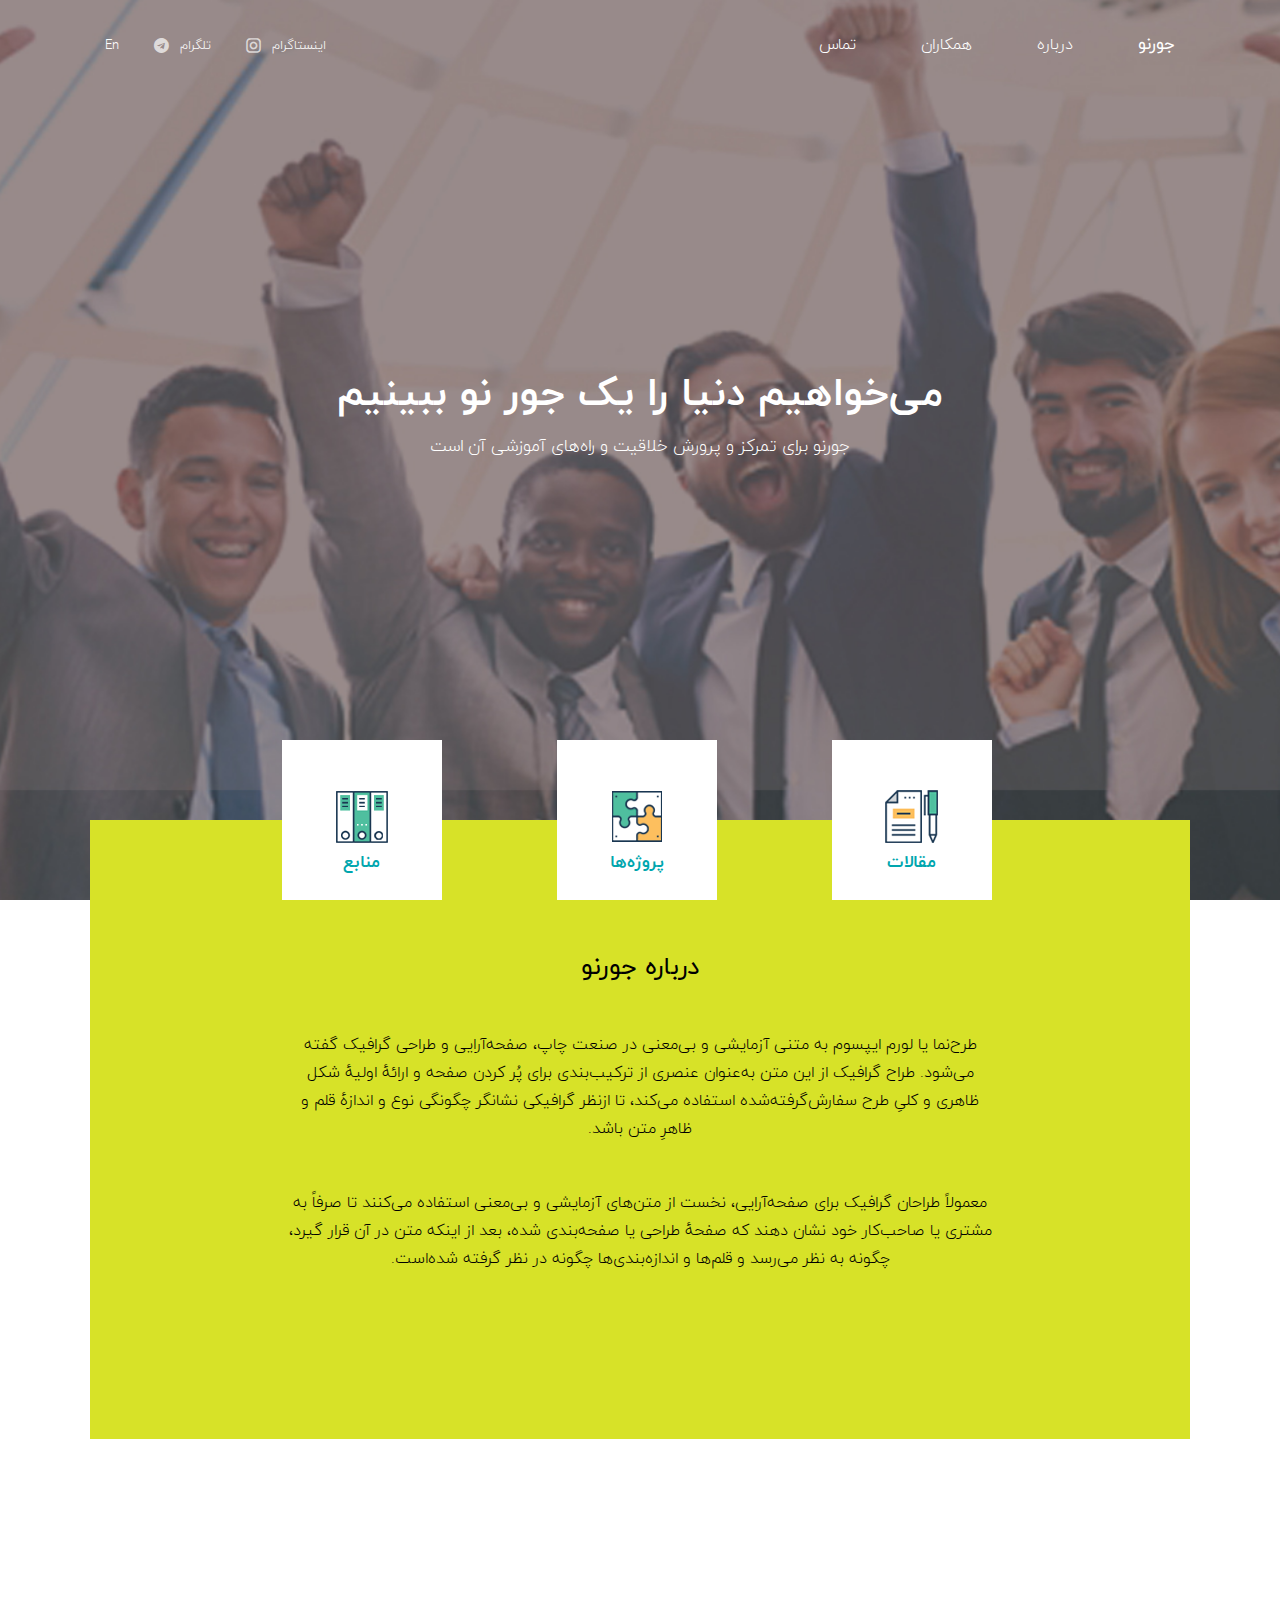
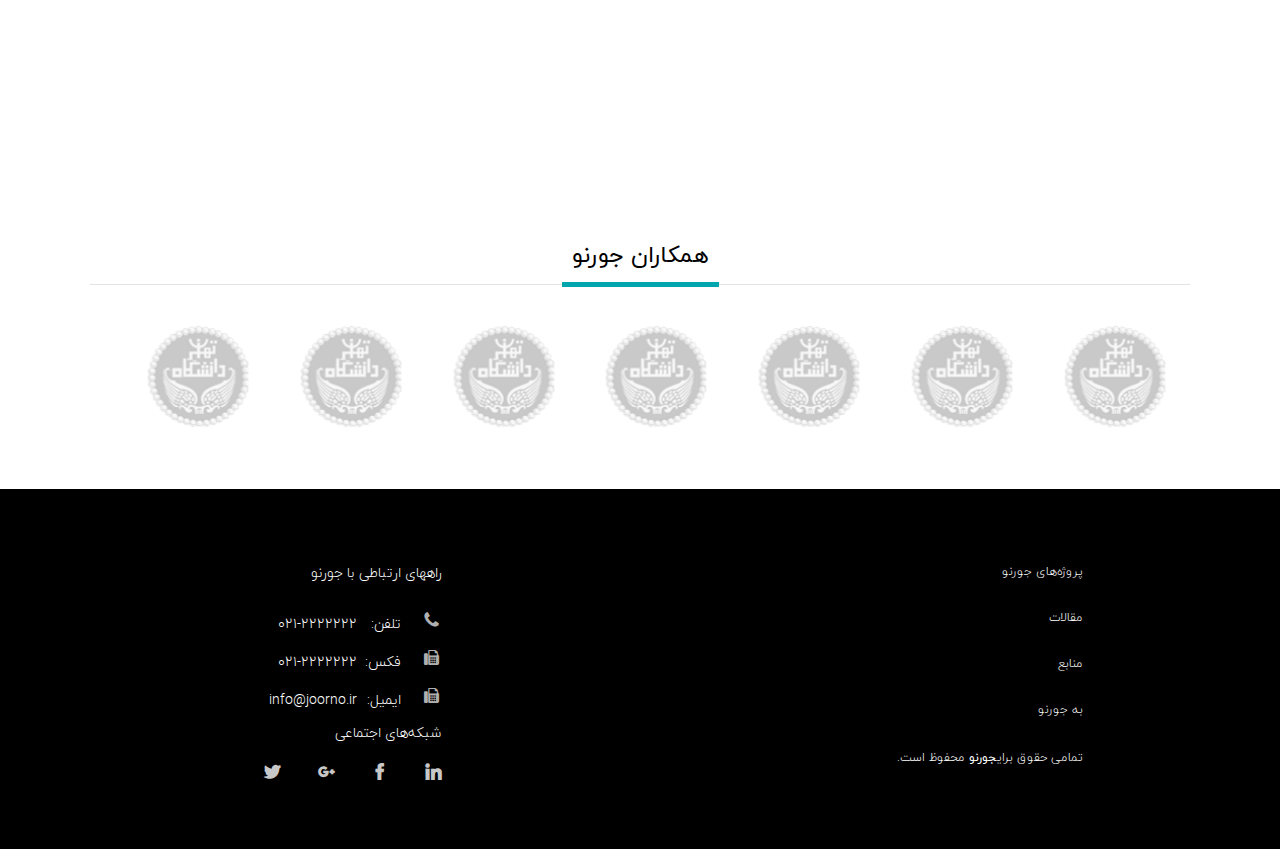
<file: index.html>
<!DOCTYPE html>
<html lang="Fa" dir="rtl">
<head>
  <meta charset="utf-8">
  <meta http-equiv="X-UA-Compatible" content="IE=edge">
  <meta name="viewport" content="width=device-width, initial-scale=1">
  <title>جورنو</title>
  <link rel="stylesheet" href="./assets/css/grid.min.css"  />
  <link rel="stylesheet" href="./assets/css/font.css" />
  <link rel="stylesheet" href="./assets/css/master.css" />
  <link rel="stylesheet" href="./assets/css/owl.carousel.min.css" />
  <script type="text/javascript" src="https://ajax.googleapis.com/ajax/libs/jquery/3.2.1/jquery.min.js"></script>
  <script type="text/javascript" src="./assets/js/owl.carousel.min.js"></script>
  <script type="text/javascript" src="./assets/js/scripts.js"></script>
</head>
<body>
<header>
  <div class="container">
    <div class="row">
      <div class="col-md-2 logo-name">
        جورنو
      </div>
      <div class="col-md-14">
        <ul class="page-nav">
          <li><a>درباره</a></li>
          <li><a>همکاران</a></li>
          <li><a>تماس</a></li>
        </ul>
      </div>
      <div class="col-md-8">
        <ul class="social-ul">
          <li>
            <a>En</a>
          </li>
          <li>
            <a>
              <i class="icon jo-telegram"></i>
                تلگرام
            </a>
          </li>
          <li>
            <a>
              <i class="icon jo-insta"></i>
                            اینستاگرام
            </a>
          </li>
        </ul>
      </div>
    </div>
  </div>
</header>
<section class="h-100 intro">
  <div class="slugn-wrp">
    <div class="f-slugn">
      می‌خواهیم دنیا را یک جور نو ببینیم
    </div>
    <div class="s-slugn">
      جورنو برای تمرکز و پرورش خلاقیت و راه‌های آموزشی آن است
    </div>
  </div>
  <div class="cat-dis">
    <div class="container">
      <div class="row">
        <div class="cat-bg"></div>
        <div class="col-md-4"></div>
        <div class="col-md-4 cat-card-wrp">
          <div class="cat-card">
            <img src="assets/img/note.png"  />
            <div>
              مقالات
            </div>
          </div>
        </div>
        <div class="col-md-2"></div>
        <div class="col-md-4 cat-card-wrp">
          <div class="cat-card">
            <img src="assets/img/puzl.png"  />
            <div>
              پروژه‌ها
            </div>
          </div>
        </div>
        <div class="col-md-2"></div>
        <div class="col-md-4 cat-card-wrp">
          <div class="cat-card">
            <img src="assets/img/files.png"  />
            <div>
              منابع
            </div>
          </div>
        </div>
        <div class="col-md-4"></div>
      </div>
    </div>
  </div>
</section>
<section class="h-100">
  <div class="container">
    <div class="row">
      <div class="col-md-24 about-us">
        <div class="row">
          <div class="col-md-16 offset-md-4">
            <div class="title">
              درباره جورنو
            </div>
            <div class="text">
              <p>
                طرح‌نما یا لورم ایپسوم به متنی آزمایشی و بی‌معنی در صنعت چاپ، صفحه‌آرایی و طراحی گرافیک گفته می‌شود. طراح گرافیک از این متن به‌عنوان عنصری از ترکیب‌بندی برای پُر کردن صفحه و ارائهٔ اولیهٔ شکل ظاهری و کلیِ طرح سفارش‌گرفته‌شده استفاده می‌کند، تا ازنظر گرافیکی نشانگر چگونگی نوع و اندازهٔ قلم و  ظاهرِ متن باشد.
              </p>
              <p>
                معمولاً طراحان گرافیک برای صفحه‌آرایی، نخست از متن‌های آزمایشی و بی‌معنی استفاده می‌کنند تا صرفاً به مشتری یا صاحب‌کار خود نشان دهند که صفحهٔ طراحی یا صفحه‌بندی شده، بعد از اینکه متن در آن قرار گیرد، چگونه به نظر می‌رسد و قلم‌ها و اندازه‌بندی‌ها چگونه در نظر گرفته شده‌است.
              </p>
            </div>
          </div>
        </div>
      </div>
    </div>
  </div>
</section>
<section class="clients">
  <div class="container">
    <div class="row">
      <div class="col-md-24 section-title">
        <span>همکاران جورنو</span>
      </div>
      <div class="col-md-24 clinets-slider owl-carousel">
        <div class="item">
          <img src="assets\img\client-logo.png" />
        </div>
        <div class="item">
          <img src="assets\img\client-logo.png" />
        </div>
        <div class="item">
          <img src="assets\img\client-logo.png" />
        </div>
        <div class="item">
          <img src="assets\img\client-logo.png" />
        </div>
        <div class="item">
          <img src="assets\img\client-logo.png" />
        </div>
        <div class="item">
          <img src="assets\img\client-logo.png" />
        </div>
        <div class="item">
          <img src="assets\img\client-logo.png" />
        </div>
      </div>
    </div>
  </div>
</section>
<footer>
  <div class="container">
    <div class="row">
      <div class="col-sm-2"></div>
      <div class="col-sm-7 footer-joorno">
        <div class="project">
          پروژه‌های جورنو
        </div>
        <ul>
          <li>مقالات</li>
          <li>منابع</li>
          <li>به جورنو</li>
        </ul>
        <div>
          تمامی حقوق برای<b>جورنو</b> محفوظ است.
        </div>
      </div>
      <div class="col-sm-7">

      </div>
      <div class="col-sm-7">
        <div class="contacts">
          راههای ارتباطی با جورنو
        </div>
        <table class="contact-info">
          <tr>
            <td>
              <i class="icon jo-phone"></i>
            </td>
            <td>
              تلفن:
            </td>
            <td>
              ۰۲۱-۲۲۲۲۲۲۲
            </td>
          </tr>
          <tr>
            <td>
              <i class="icon jo-fax"></i>
            </td>
            <td>
              فکس:
            </td>
            <td>
              ۰۲۱-۲۲۲۲۲۲۲
            </td>
          </tr>
          <tr>
            <td>
              <i class="icon jo-fax"></i>
            </td>
            <td>
              ایمیل:
            </td>
            <td>
              info@joorno.ir
            </td>
          </tr>
        </table>
        <div class="social-contacts">
          شبکه‌های اجتماعی
        </div>
        <div class="row social-wrp">
          <div class="col">
            <i class="icon jo-linkedin"></i>
          </div>
          <div class="col">
            <i class="icon jo-facebook"></i>
          </div>
          <div class="col">
            <i class="icon jo-gplus"></i>
          </div>
          <div class="col">
            <i class="icon jo-twittr"></i>
          </div>
          <div class="col"></div>
          <div class="col"></div>
        </div>
      </div>
      <div class="col-sm-2"></div>
    </div>
  </div>
</footer>
</body>
</html>
</file>
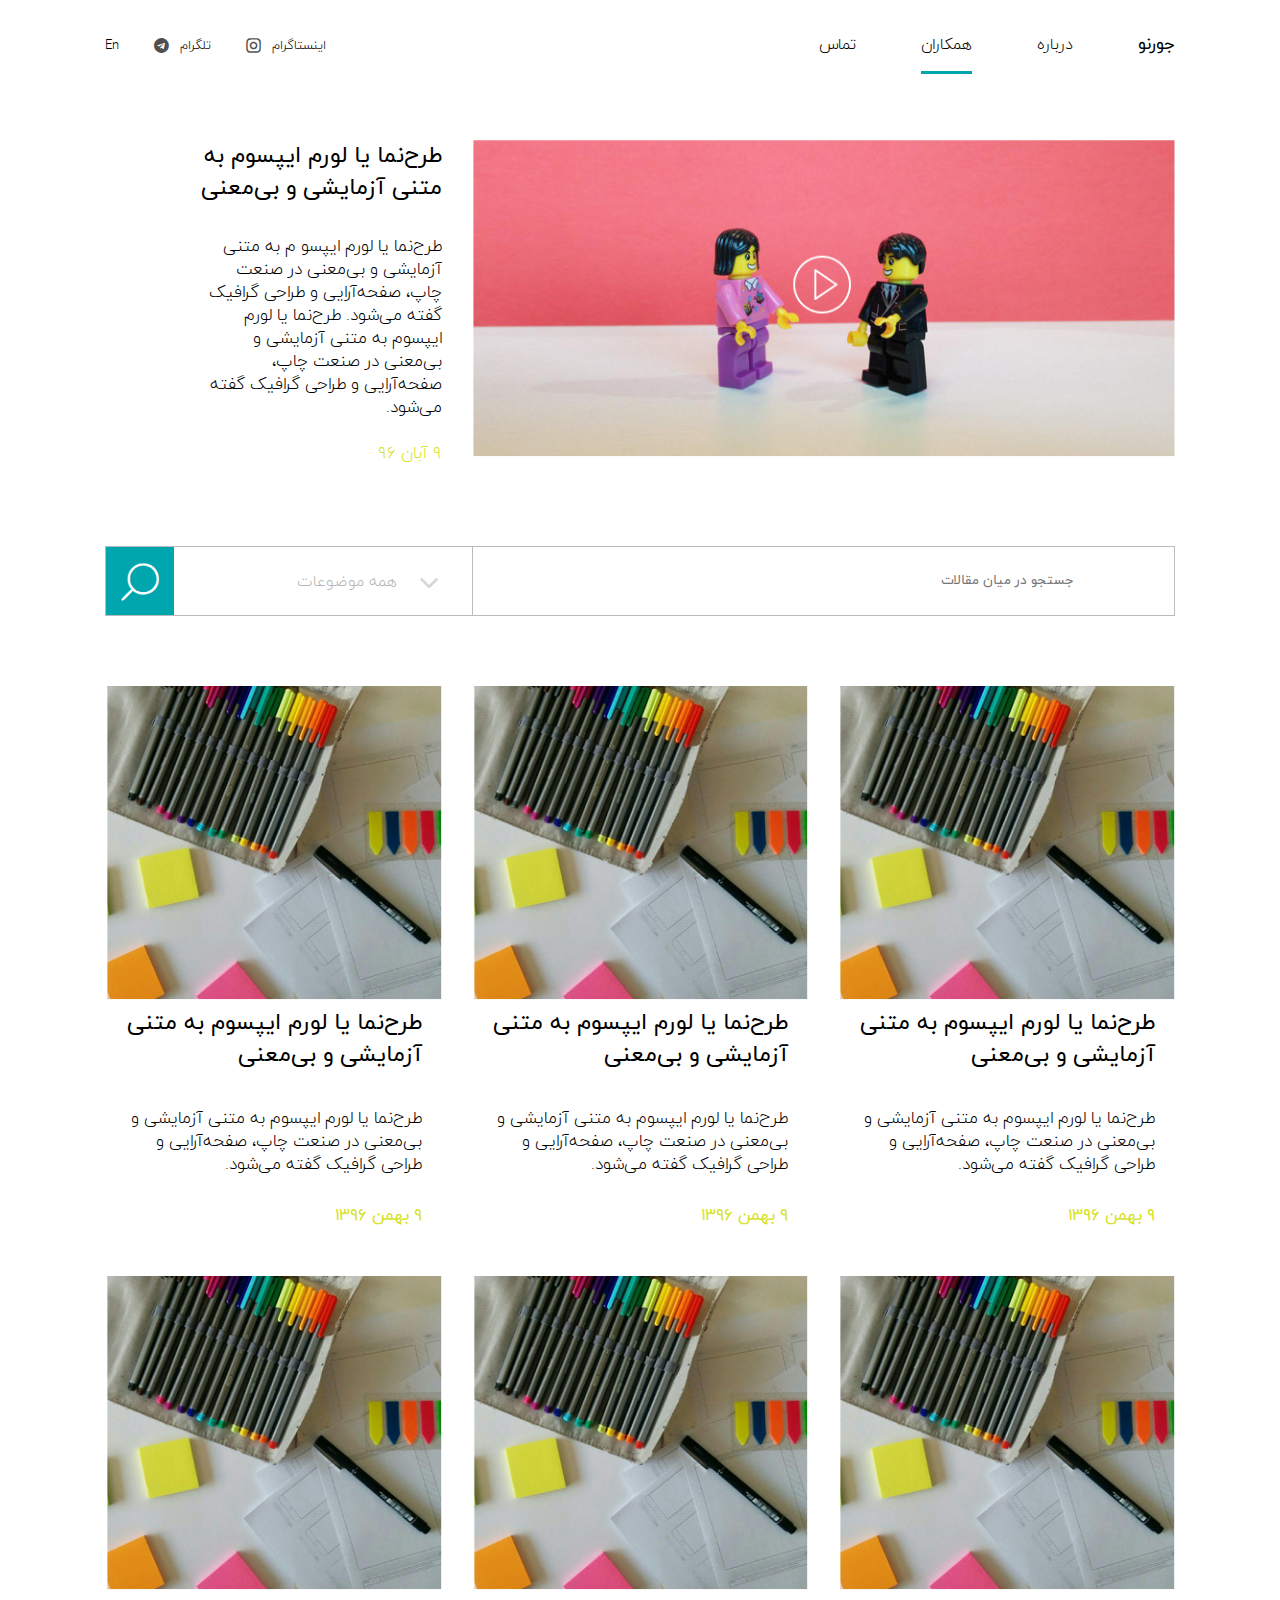
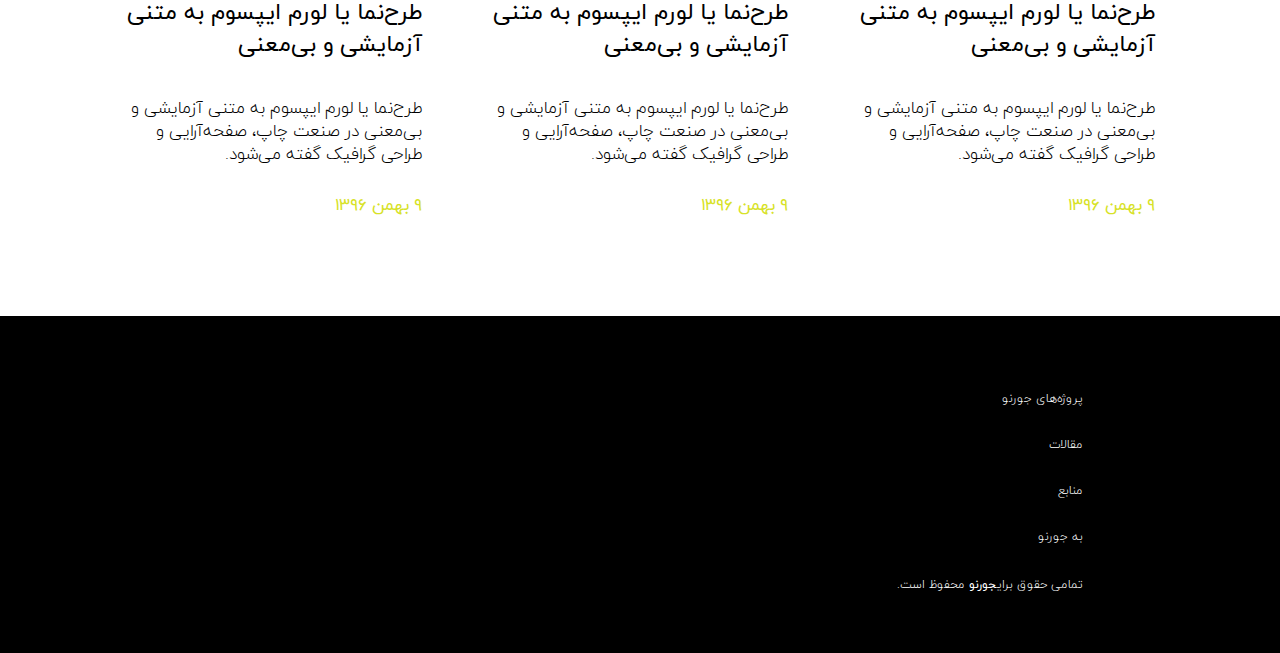
<file: blog.html>
<!DOCTYPE html>
<html lang="Fa" dir="rtl">
<head>
  <meta charset="utf-8">
  <meta http-equiv="X-UA-Compatible" content="IE=edge">
  <meta name="viewport" content="width=device-width, initial-scale=1">
  <title>جورنو</title>
  <link rel="stylesheet" href="./assets/css/grid.min.css"  />
  <link rel="stylesheet" href="./assets/css/font.css" />
  <link rel="stylesheet" href="./assets/css/master.css" />
  <link rel="stylesheet" href="./assets/css/owl.carousel.min.css" />
  <script type="text/javascript" src="https://ajax.googleapis.com/ajax/libs/jquery/3.2.1/jquery.min.js"></script>
  <script type="text/javascript" src="./assets/js/masonry.pkgd.min.js"></script>
  <script type="text/javascript" src="./assets/js/owl.carousel.min.js"></script>
  <script type="text/javascript" src="./assets/js/scripts.js"></script>
</head>
<body>
<header class="dark">
  <div class="container">
    <div class="row">
      <div class="col-md-2 logo-name">
        جورنو
      </div>
      <div class="col-md-14">
        <ul class="page-nav">
          <li><a>درباره</a></li>
          <li><a class="active">همکاران</a></li>
          <li><a>تماس</a></li>
        </ul>
      </div>
      <div class="col-md-8">
        <ul class="social-ul">
          <li>
            <a>En</a>
          </li>
          <li>
            <a>
              <i class="icon jo-telegram"></i>
                تلگرام
            </a>
          </li>
          <li>
            <a>
              <i class="icon jo-insta"></i>
                            اینستاگرام
            </a>
          </li>
        </ul>
      </div>
    </div>
  </div>
</header>
<section class="blog-sec">
    <div class="container">
      <div class="row">
        <div class="col-sm-24 top-post">
          <div class="row">
            <div class="col-sm-16">
              <a href="#">
                <img src="assets/img/1.jpg" />
              </a>
            </div>
            <div class="col-sm-6">
              <div class="title">
                طرح‌نما یا لورم ایپسوم به متنی آزمایشی و بی‌معنی
              </div>
              <div class="text">
                <p>
                  طرح‌نما یا لورم ایپسو
م به متنی آزمایشی و بی‌معنی در صنعت چاپ، صفحه‌آرایی و طراحی گرافیک گفته می‌شود.
طرح‌نما یا لورم ایپسوم به متنی آزمایشی و بی‌معنی در صنعت چاپ، صفحه‌آرایی و طراحی گرافیک گفته می‌شود.
                </p>
              </div>
              <div class="date">
                ۹ آبان ۹۶
              </div>
            </div>
          </div>
        </div>
        <div class="col-sm-24 search-form">
          <form class="">
            <div class="row">
              <div class="col-sm-16 overflow-hidden">
                <input type="text" placeholder="جستجو در میان مقالات" />
              </div>
              <div col-sm-8>
                <ul class="select">
                  <i class="trigrt icon jo-chevron-down"></i>
                  <li>همه موضوعات</li>
                  <li>موضوع اول</li>
                </ul>
                <input type="submit" value="h" />
              </div>
            </div>
            <div class="clearfix"></div>
          </form>
        </div>
        <div class="col-sm-24">
          <div class="row">
            <div class="col-sm-8">
              <div class="blog-card">
                <img src="assets\img\2.jpg"  />
                <div class="title">
                  طرح‌نما یا لورم ایپسوم به متنی آزمایشی و بی‌معنی
                </div>
                <div class="text">
                  <p>
                    طرح‌نما یا لورم ایپسوم به متنی آزمایشی و بی‌معنی در صنعت چاپ، صفحه‌آرایی و طراحی گرافیک گفته می‌شود.
                  </p>
                </div>
                <div class="date">
                  ۹ بهمن ۱۳۹۶
                </div>
              </div>
            </div>
            <div class="col-sm-8">
              <div class="blog-card">
                <img src="assets\img\2.jpg"  />
                <div class="title">
                  طرح‌نما یا لورم ایپسوم به متنی آزمایشی و بی‌معنی
                </div>
                <div class="text">
                  <p>
                    طرح‌نما یا لورم ایپسوم به متنی آزمایشی و بی‌معنی در صنعت چاپ، صفحه‌آرایی و طراحی گرافیک گفته می‌شود.
                  </p>
                </div>
                <div class="date">
                  ۹ بهمن ۱۳۹۶
                </div>
              </div>
            </div>
            <div class="col-sm-8">
              <div class="blog-card">
                <img src="assets\img\2.jpg"  />
                <div class="title">
                  طرح‌نما یا لورم ایپسوم به متنی آزمایشی و بی‌معنی
                </div>
                <div class="text">
                  <p>
                    طرح‌نما یا لورم ایپسوم به متنی آزمایشی و بی‌معنی در صنعت چاپ، صفحه‌آرایی و طراحی گرافیک گفته می‌شود.
                  </p>
                </div>
                <div class="date">
                  ۹ بهمن ۱۳۹۶
                </div>
              </div>
            </div>
            <div class="col-sm-8">
              <div class="blog-card">
                <img src="assets\img\2.jpg"  />
                <div class="title">
                  طرح‌نما یا لورم ایپسوم به متنی آزمایشی و بی‌معنی
                </div>
                <div class="text">
                  <p>
                    طرح‌نما یا لورم ایپسوم به متنی آزمایشی و بی‌معنی در صنعت چاپ، صفحه‌آرایی و طراحی گرافیک گفته می‌شود.
                  </p>
                </div>
                <div class="date">
                  ۹ بهمن ۱۳۹۶
                </div>
              </div>
            </div>
            <div class="col-sm-8">
              <div class="blog-card">
                <img src="assets\img\2.jpg"  />
                <div class="title">
                  طرح‌نما یا لورم ایپسوم به متنی آزمایشی و بی‌معنی
                </div>
                <div class="text">
                  <p>
                    طرح‌نما یا لورم ایپسوم به متنی آزمایشی و بی‌معنی در صنعت چاپ، صفحه‌آرایی و طراحی گرافیک گفته می‌شود.
                  </p>
                </div>
                <div class="date">
                  ۹ بهمن ۱۳۹۶
                </div>
              </div>
            </div>
            <div class="col-sm-8">
              <div class="blog-card">
                <img src="assets\img\2.jpg"  />
                <div class="title">
                  طرح‌نما یا لورم ایپسوم به متنی آزمایشی و بی‌معنی
                </div>
                <div class="text">
                  <p>
                    طرح‌نما یا لورم ایپسوم به متنی آزمایشی و بی‌معنی در صنعت چاپ، صفحه‌آرایی و طراحی گرافیک گفته می‌شود.
                  </p>
                </div>
                <div class="date">
                  ۹ بهمن ۱۳۹۶
                </div>
              </div>
            </div>
          </div>
        </div>
      </div>
    </div>
</section>
<footer>
  <div class="container">
    <div class="row">
      <div class="col-sm-2"></div>
      <div class="col-sm-7 footer-joorno">
        <div class="project">
          پروژه‌های جورنو
        </div>
        <ul>
          <li>مقالات</li>
          <li>منابع</li>
          <li>به جورنو</li>
        </ul>
        <div>
          تمامی حقوق برای<b>جورنو</b> محفوظ است.
        </div>
      </div>
      <div class="col-sm-6">

      </div>
      <div class="col-sm-7">

      </div>
      <div class="col-sm-2"></div>
    </div>
  </div>
</footer>
</body>
</html>
</file>
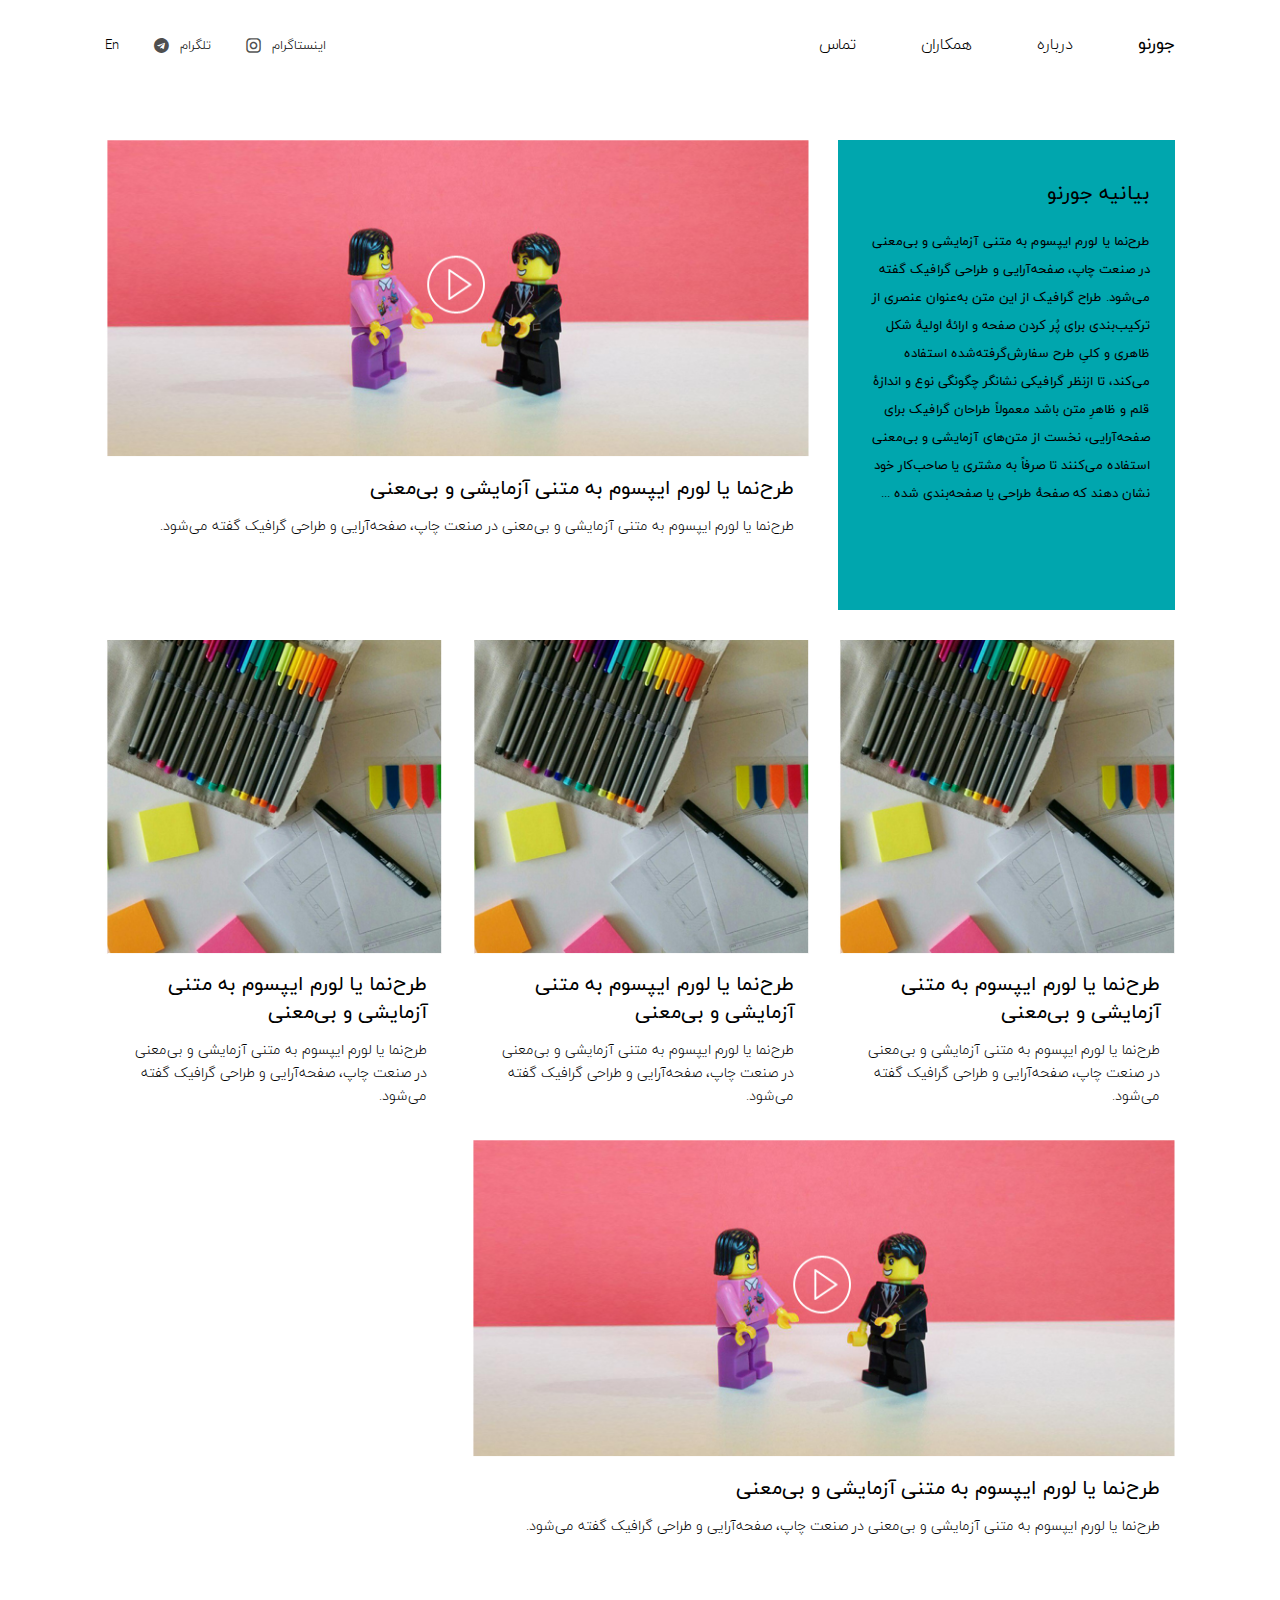
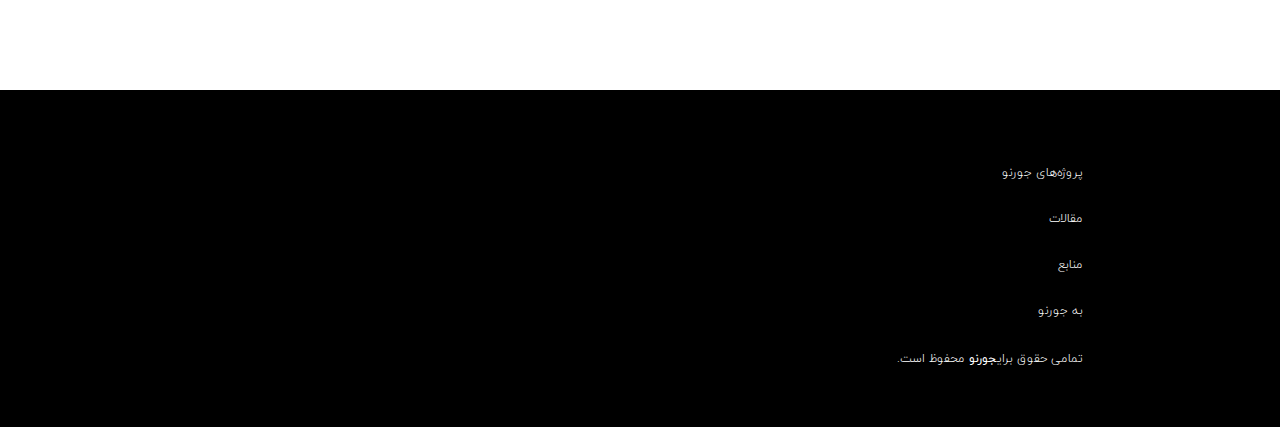
<file: project.html>
<!DOCTYPE html>
<html lang="Fa" dir="rtl">
<head>
  <meta charset="utf-8">
  <meta http-equiv="X-UA-Compatible" content="IE=edge">
  <meta name="viewport" content="width=device-width, initial-scale=1">
  <title>جورنو</title>
  <link rel="stylesheet" href="./assets/css/grid.min.css"  />
  <link rel="stylesheet" href="./assets/css/font.css" />
  <link rel="stylesheet" href="./assets/css/master.css" />
  <link rel="stylesheet" href="./assets/css/owl.carousel.min.css" />
  <script type="text/javascript" src="https://ajax.googleapis.com/ajax/libs/jquery/3.2.1/jquery.min.js"></script>
  <script type="text/javascript" src="./assets/js/masonry.pkgd.min.js"></script>
  <script type="text/javascript" src="./assets/js/owl.carousel.min.js"></script>
  <script type="text/javascript" src="./assets/js/scripts.js"></script>
</head>
<body>
<header class="dark">
  <div class="container">
    <div class="row">
      <div class="col-md-2 logo-name">
        جورنو
      </div>
      <div class="col-md-14">
        <ul class="page-nav">
          <li><a>درباره</a></li>
          <li><a>همکاران</a></li>
          <li><a>تماس</a></li>
        </ul>
      </div>
      <div class="col-md-8">
        <ul class="social-ul">
          <li>
            <a>En</a>
          </li>
          <li>
            <a>
              <i class="icon jo-telegram"></i>
                تلگرام
            </a>
          </li>
          <li>
            <a>
              <i class="icon jo-insta"></i>
                            اینستاگرام
            </a>
          </li>
        </ul>
      </div>
    </div>
  </div>
</header>
<section class="project-sec">
    <div class="container">
      <div class="row grid">
        <div class="col-sm-8 grid-item grid-sizer">
          <div class="joorno-doc">
            <div class="title">
              بیانیه جورنو
            </div>
            <div class="text">
              <p>
                طرح‌نما یا لورم ایپسوم به متنی آزمایشی و بی‌معنی در صنعت چاپ، صفحه‌آرایی و طراحی گرافیک گفته می‌شود. طراح گرافیک از این متن به‌عنوان عنصری از ترکیب‌بندی برای پُر کردن صفحه و ارائهٔ اولیهٔ شکل ظاهری و کلیِ طرح سفارش‌گرفته‌شده استفاده می‌کند، تا ازنظر گرافیکی نشانگر چگونگی نوع و اندازهٔ قلم و  ظاهرِ متن باشد معمولاً طراحان گرافیک برای صفحه‌آرایی، نخست از متن‌های آزمایشی و بی‌معنی استفاده می‌کنند تا صرفاً به مشتری یا صاحب‌کار خود نشان دهند که صفحهٔ طراحی یا صفحه‌بندی شده ...
              </p>
            </div>
          </div>
        </div>
        <div class="col-sm-16 grid-item">
          <div class="joorno-card">
            <img src="assets\img\1.jpg"  />
            <div class="title">
              طرح‌نما یا لورم ایپسوم به متنی آزمایشی و بی‌معنی
            </div>
            <div class="text">
              <p>
                طرح‌نما یا لورم ایپسوم به متنی آزمایشی و بی‌معنی در صنعت چاپ، صفحه‌آرایی و طراحی گرافیک گفته می‌شود.
              </p>
            </div>
          </div>
        </div>
        <div class="col-sm-8 grid-item">
          <div class="joorno-card">
            <img src="assets\img\2.jpg"  />
            <div class="title">
              طرح‌نما یا لورم ایپسوم به متنی آزمایشی و بی‌معنی
            </div>
            <div class="text">
              <p>
                طرح‌نما یا لورم ایپسوم به متنی آزمایشی و بی‌معنی در صنعت چاپ، صفحه‌آرایی و طراحی گرافیک گفته می‌شود.
              </p>
            </div>
          </div>
        </div>
        <div class="col-sm-8 grid-item">
          <div class="joorno-card">
            <img src="assets\img\2.jpg"  />
            <div class="title">
              طرح‌نما یا لورم ایپسوم به متنی آزمایشی و بی‌معنی
            </div>
            <div class="text">
              <p>
                طرح‌نما یا لورم ایپسوم به متنی آزمایشی و بی‌معنی در صنعت چاپ، صفحه‌آرایی و طراحی گرافیک گفته می‌شود.
              </p>
            </div>
          </div>
        </div>
        <div class="col-sm-16 grid-item">
          <div class="joorno-card">
            <img src="assets\img\1.jpg"  />
            <div class="title">
              طرح‌نما یا لورم ایپسوم به متنی آزمایشی و بی‌معنی
            </div>
            <div class="text">
              <p>
                طرح‌نما یا لورم ایپسوم به متنی آزمایشی و بی‌معنی در صنعت چاپ، صفحه‌آرایی و طراحی گرافیک گفته می‌شود.
              </p>
            </div>
          </div>
        </div>
        <div class="col-sm-8 grid-item">
          <div class="joorno-card">
            <img src="assets\img\2.jpg"  />
            <div class="title">
              طرح‌نما یا لورم ایپسوم به متنی آزمایشی و بی‌معنی
            </div>
            <div class="text">
              <p>
                طرح‌نما یا لورم ایپسوم به متنی آزمایشی و بی‌معنی در صنعت چاپ، صفحه‌آرایی و طراحی گرافیک گفته می‌شود.
              </p>
            </div>
          </div>
        </div>
      </div>
    </div>
</section>
<footer>
  <div class="container">
    <div class="row">
      <div class="col-sm-2"></div>
      <div class="col-sm-7 footer-joorno">
        <div class="project">
          پروژه‌های جورنو
        </div>
        <ul>
          <li>مقالات</li>
          <li>منابع</li>
          <li>به جورنو</li>
        </ul>
        <div>
          تمامی حقوق برای<b>جورنو</b> محفوظ است.
        </div>
      </div>
      <div class="col-sm-6">

      </div>
      <div class="col-sm-7">

      </div>
      <div class="col-sm-2"></div>
    </div>
  </div>
</footer>
</body>
</html>
</file>
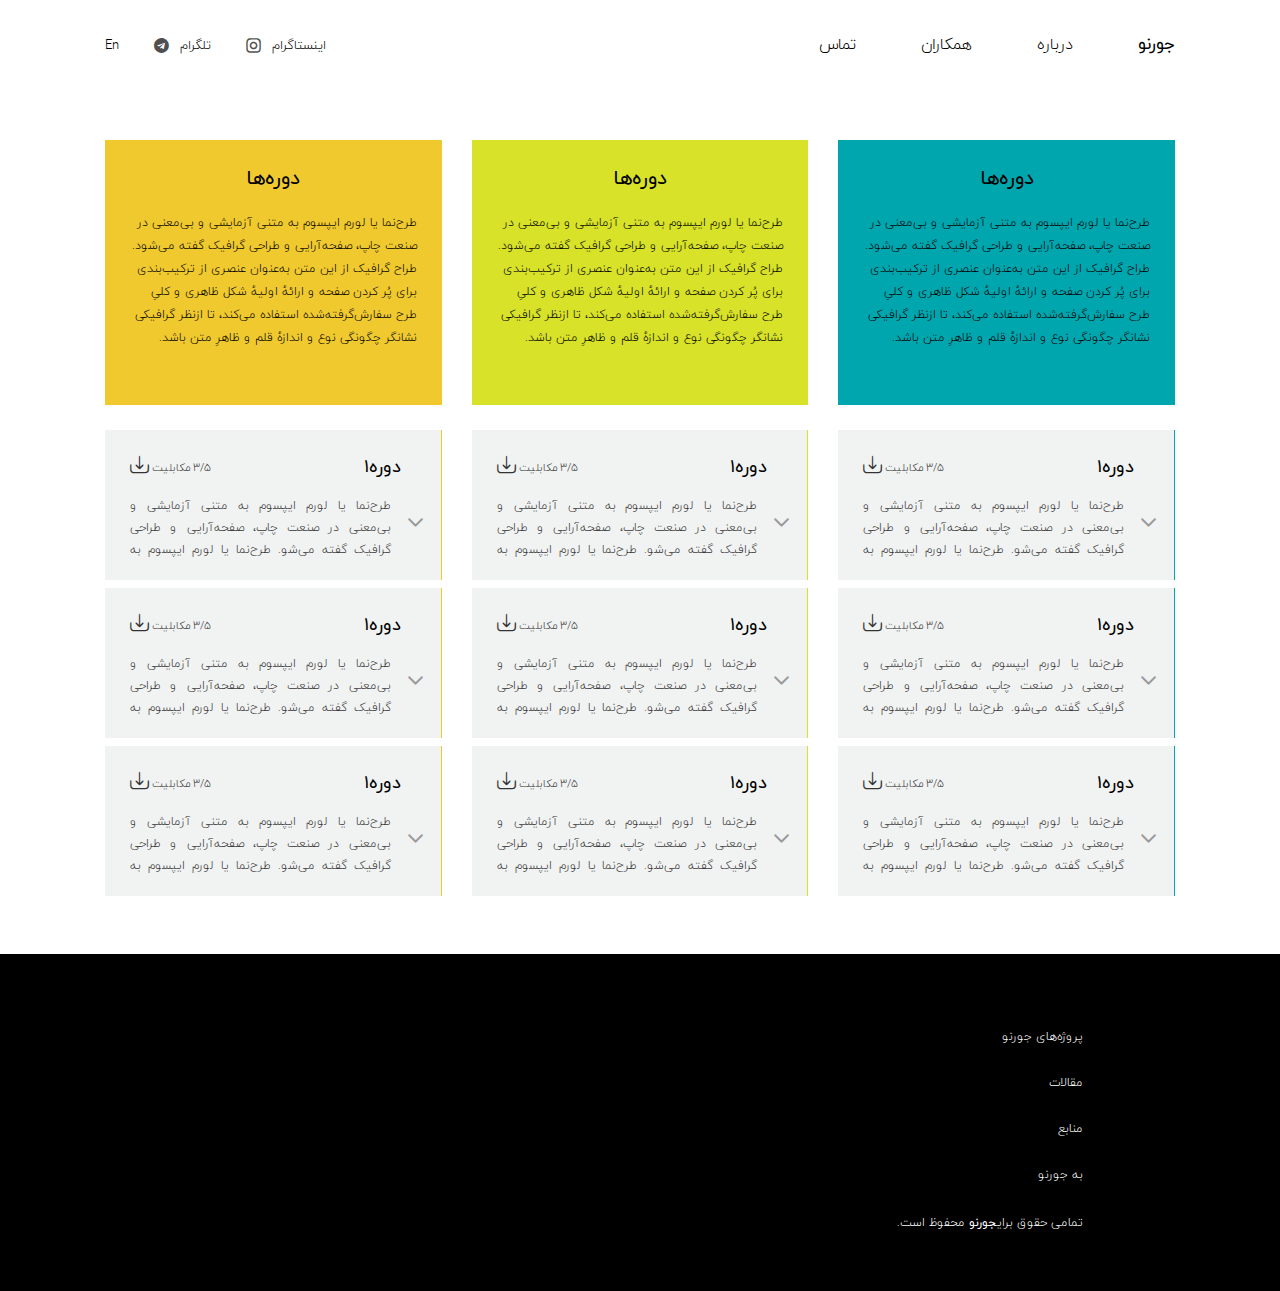
<file: resource.html>
<!DOCTYPE html>
<html lang="Fa" dir="rtl">
<head>
  <meta charset="utf-8">
  <meta http-equiv="X-UA-Compatible" content="IE=edge">
  <meta name="viewport" content="width=device-width, initial-scale=1">
  <title>جورنو</title>
  <link rel="stylesheet" href="./assets/css/grid.min.css"  />
  <link rel="stylesheet" href="./assets/css/font.css" />
  <link rel="stylesheet" href="./assets/css/master.css" />
  <link rel="stylesheet" href="./assets/css/owl.carousel.min.css" />
  <script type="text/javascript" src="https://ajax.googleapis.com/ajax/libs/jquery/3.2.1/jquery.min.js"></script>
  <script type="text/javascript" src="./assets/js/masonry.pkgd.min.js"></script>
  <script type="text/javascript" src="./assets/js/owl.carousel.min.js"></script>
  <script type="text/javascript" src="./assets/js/scripts.js"></script>
</head>
<body>
  <header class="dark">
    <div class="container">
      <div class="row">
        <div class="col-md-2 logo-name">
          جورنو
        </div>
        <div class="col-md-14">
          <ul class="page-nav">
            <li><a>درباره</a></li>
            <li><a>همکاران</a></li>
            <li><a>تماس</a></li>
          </ul>
        </div>
        <div class="col-md-8">
          <ul class="social-ul">
            <li>
              <a>En</a>
            </li>
            <li>
              <a>
                <i class="icon jo-telegram"></i>
                  تلگرام
              </a>
            </li>
            <li>
              <a>
                <i class="icon jo-insta"></i>
                              اینستاگرام
              </a>
            </li>
          </ul>
        </div>
      </div>
    </div>
  </header>
<section class="resource-sec">
  <div class="container">
    <div class="row">
      <div class="col-sm-8 b">
        <div class="resource-disc-card">
          <div class="title">
            دوره‌ها
          </div>
          <div class="text">
            <p>
              طرح‌نما یا لورم ایپسوم به متنی آزمایشی و بی‌معنی در صنعت چاپ، صفحه‌آرایی و طراحی گرافیک گفته می‌شود. طراح گرافیک از این متن به‌عنوان عنصری از ترکیب‌بندی برای پُر کردن صفحه و ارائهٔ اولیهٔ شکل ظاهری و کلیِ طرح سفارش‌گرفته‌شده استفاده می‌کند، تا ازنظر گرافیکی نشانگر چگونگی نوع و اندازهٔ قلم و  ظاهرِ متن باشد.
            </p>
          </div>
        </div>
        <div class="content-card">
          <div class="arrow">
            <i class="icon jo-chevron-down"></i>
          </div>
          <div class="title">
            دوره۱
          </div>
          <div class="download">
            ۳/۵ مکابلیت
            <i class="icon jo-download"></i>
          </div>
          <div class="clearfix"></div>
          <div class="text">
            <p>
              طرح‌نما یا لورم ایپسوم به متنی آزمایشی و بی‌معنی در صنعت چاپ، صفحه‌آرایی و طراحی گرافیک گفته می‌شو. طرح‌نما یا لورم ایپسوم به متنی آزمایشی و بی‌معنی در صنعت ...
            </p>
          </div>
        </div>
        <div class="content-card">
          <div class="arrow">
            <i class="icon jo-chevron-down"></i>
          </div>
          <div class="title">
            دوره۱
          </div>
          <div class="download">
            ۳/۵ مکابلیت
            <i class="icon jo-download"></i>
          </div>
          <div class="clearfix"></div>
          <div class="text">
            <p>
              طرح‌نما یا لورم ایپسوم به متنی آزمایشی و بی‌معنی در صنعت چاپ، صفحه‌آرایی و طراحی گرافیک گفته می‌شو. طرح‌نما یا لورم ایپسوم به متنی آزمایشی و بی‌معنی در صنعت ...
            </p>
          </div>
        </div>
        <div class="content-card">
          <div class="arrow">
            <i class="icon jo-chevron-down"></i>
          </div>
          <div class="title">
            دوره۱
          </div>
          <div class="download">
            ۳/۵ مکابلیت
            <i class="icon jo-download"></i>
          </div>
          <div class="clearfix"></div>
          <div class="text">
            <p>
              طرح‌نما یا لورم ایپسوم به متنی آزمایشی و بی‌معنی در صنعت چاپ، صفحه‌آرایی و طراحی گرافیک گفته می‌شو. طرح‌نما یا لورم ایپسوم به متنی آزمایشی و بی‌معنی در صنعت ...
            </p>
          </div>
        </div>
      </div>
      <div class="col-sm-8 g">
        <div class="resource-disc-card">
          <div class="title">
            دوره‌ها
          </div>
          <div class="text">
            <p>
              طرح‌نما یا لورم ایپسوم به متنی آزمایشی و بی‌معنی در صنعت چاپ، صفحه‌آرایی و طراحی گرافیک گفته می‌شود. طراح گرافیک از این متن به‌عنوان عنصری از ترکیب‌بندی برای پُر کردن صفحه و ارائهٔ اولیهٔ شکل ظاهری و کلیِ طرح سفارش‌گرفته‌شده استفاده می‌کند، تا ازنظر گرافیکی نشانگر چگونگی نوع و اندازهٔ قلم و  ظاهرِ متن باشد.
            </p>
          </div>
        </div>
        <div class="content-card">
          <div class="arrow">
            <i class="icon jo-chevron-down"></i>
          </div>
          <div class="title">
            دوره۱
          </div>
          <div class="download">
            ۳/۵ مکابلیت
            <i class="icon jo-download"></i>
          </div>
          <div class="clearfix"></div>
          <div class="text">
            <p>
              طرح‌نما یا لورم ایپسوم به متنی آزمایشی و بی‌معنی در صنعت چاپ، صفحه‌آرایی و طراحی گرافیک گفته می‌شو. طرح‌نما یا لورم ایپسوم به متنی آزمایشی و بی‌معنی در صنعت ...
            </p>
          </div>
        </div>
        <div class="content-card">
          <div class="arrow">
            <i class="icon jo-chevron-down"></i>
          </div>
          <div class="title">
            دوره۱
          </div>
          <div class="download">
            ۳/۵ مکابلیت
            <i class="icon jo-download"></i>
          </div>
          <div class="clearfix"></div>
          <div class="text">
            <p>
              طرح‌نما یا لورم ایپسوم به متنی آزمایشی و بی‌معنی در صنعت چاپ، صفحه‌آرایی و طراحی گرافیک گفته می‌شو. طرح‌نما یا لورم ایپسوم به متنی آزمایشی و بی‌معنی در صنعت ...
            </p>
          </div>
        </div>
        <div class="content-card">
          <div class="arrow">
            <i class="icon jo-chevron-down"></i>
          </div>
          <div class="title">
            دوره۱
          </div>
          <div class="download">
            ۳/۵ مکابلیت
            <i class="icon jo-download"></i>
          </div>
          <div class="clearfix"></div>
          <div class="text">
            <p>
              طرح‌نما یا لورم ایپسوم به متنی آزمایشی و بی‌معنی در صنعت چاپ، صفحه‌آرایی و طراحی گرافیک گفته می‌شو. طرح‌نما یا لورم ایپسوم به متنی آزمایشی و بی‌معنی در صنعت ...
            </p>
          </div>
        </div>
      </div>
      <div class="col-sm-8 y">
        <div class="resource-disc-card">
          <div class="title">
            دوره‌ها
          </div>
          <div class="text">
            <p>
              طرح‌نما یا لورم ایپسوم به متنی آزمایشی و بی‌معنی در صنعت چاپ، صفحه‌آرایی و طراحی گرافیک گفته می‌شود. طراح گرافیک از این متن به‌عنوان عنصری از ترکیب‌بندی برای پُر کردن صفحه و ارائهٔ اولیهٔ شکل ظاهری و کلیِ طرح سفارش‌گرفته‌شده استفاده می‌کند، تا ازنظر گرافیکی نشانگر چگونگی نوع و اندازهٔ قلم و  ظاهرِ متن باشد.
            </p>
          </div>
        </div>
        <div class="content-card">
          <div class="arrow">
            <i class="icon jo-chevron-down"></i>
          </div>
          <div class="title">
            دوره۱
          </div>
          <div class="download">
            ۳/۵ مکابلیت
            <i class="icon jo-download"></i>
          </div>
          <div class="clearfix"></div>
          <div class="text">
            <p>
              طرح‌نما یا لورم ایپسوم به متنی آزمایشی و بی‌معنی در صنعت چاپ، صفحه‌آرایی و طراحی گرافیک گفته می‌شو. طرح‌نما یا لورم ایپسوم به متنی آزمایشی و بی‌معنی در صنعت ...
            </p>
          </div>
        </div>
        <div class="content-card">
          <div class="arrow">
            <i class="icon jo-chevron-down"></i>
          </div>
          <div class="title">
            دوره۱
          </div>
          <div class="download">
            ۳/۵ مکابلیت
            <i class="icon jo-download"></i>
          </div>
          <div class="clearfix"></div>
          <div class="text">
            <p>
              طرح‌نما یا لورم ایپسوم به متنی آزمایشی و بی‌معنی در صنعت چاپ، صفحه‌آرایی و طراحی گرافیک گفته می‌شو. طرح‌نما یا لورم ایپسوم به متنی آزمایشی و بی‌معنی در صنعت ...
            </p>
          </div>
        </div>
        <div class="content-card">
          <div class="arrow">
            <i class="icon jo-chevron-down"></i>
          </div>
          <div class="title">
            دوره۱
          </div>
          <div class="download">
            ۳/۵ مکابلیت
            <i class="icon jo-download"></i>
          </div>
          <div class="clearfix"></div>
          <div class="text">
            <p>
              طرح‌نما یا لورم ایپسوم به متنی آزمایشی و بی‌معنی در صنعت چاپ، صفحه‌آرایی و طراحی گرافیک گفته می‌شو. طرح‌نما یا لورم ایپسوم به متنی آزمایشی و بی‌معنی در صنعت ...
            </p>
          </div>
        </div>
      </div>
    </div>
  </div>
</section>
<footer>
  <div class="container">
    <div class="row">
      <div class="col-sm-2"></div>
      <div class="col-sm-7 footer-joorno">
        <div class="project">
          پروژه‌های جورنو
        </div>
        <ul>
          <li>مقالات</li>
          <li>منابع</li>
          <li>به جورنو</li>
        </ul>
        <div>
          تمامی حقوق برای<b>جورنو</b> محفوظ است.
        </div>
      </div>
      <div class="col-sm-6">

      </div>
      <div class="col-sm-7">

      </div>
      <div class="col-sm-2"></div>
    </div>
  </div>
</footer>
</body>
</html>
</file>
<file: assets/css/font.css>
﻿
@font-face {
	font-family: iranyekan;
	font-style: normal;
	font-weight: bold;
	src: url('../font/eot/iranyekanwebbold.eot');
	src: url('../font/eot/iranyekanwebbold.eot?#iefix') format('embedded-opentype'),  /* IE6-8 */
		 url('../font/woff2/iranyekanwebbold.woff2') format('woff2'),  /* FF39+,Chrome36+, Opera24+*/
		 url('../font/woff/iranyekanwebbold.woff') format('woff'),  /* FF3.6+, IE9, Chrome6+, Saf5.1+*/
		 url('../font/ttf/iranyekanwebbold.ttf') format('truetype');
}

@font-face {
	font-family: iranyekan;
	font-style: normal;
	font-weight: 300;
	src: url('../font/eot/iranyekanweblight.eot');
	src: url('../font/eot/iranyekanweblight.eot?#iefix') format('embedded-opentype'),  /* IE6-8 */
		 url('../font/woff2/iranyekanweblight.woff2') format('woff2'),  /* FF39+,Chrome36+, Opera24+*/
		 url('../font/woff/iranyekanweblight.woff') format('woff'),  /* FF3.6+, IE9, Chrome6+, Saf5.1+*/
		 url('../font/ttf/iranyekanweblight.ttf') format('truetype');
}

@font-face {
	font-family: iranyekan;
	font-style: normal;
	font-weight: normal;
	src: url('../font/eot/iranyekanwebregular.eot');
	src: url('../font/eot/iranyekanwebregular.eot?#iefix') format('embedded-opentype'),  /* IE6-8 */
		 url('../font/woff2/iranyekanwebregular.woff2') format('woff2'),  /* FF39+,Chrome36+, Opera24+*/
		 url('../font/woff/iranyekanwebregular.woff') format('woff'),  /* FF3.6+, IE9, Chrome6+, Saf5.1+*/
		 url('../font/ttf/iranyekanwebregular.ttf') format('truetype');
}

/* Latin fonts (Roboto) */

@font-face {
	font-family: roboto;
	font-style: normal;
	font-weight: bold;
	src: url('../font/eot/robotobold.eot');
	src: url('../font/eot/robotobold.eot?#iefix') format('embedded-opentype'),  /* IE6-8 */
		 url('../font/woff2/robotobold.woff2') format('woff2'),  /* FF39+,Chrome36+, Opera24+*/
		 url('../font/woff/robotobold.woff') format('woff'),  /* FF3.6+, IE9, Chrome6+, Saf5.1+*/
		 url('../font/ttf/robotobold.ttf') format('truetype');
}

@font-face {
	font-family: roboto;
	font-style: normal;
	font-weight: 300;
	src: url('../font/eot/robotolight.eot');
	src: url('../font/eot/robotolight.eot?#iefix') format('embedded-opentype'),  /* IE6-8 */
		 url('../font/woff2/robotolight.woff2') format('woff2'),  /* FF39+,Chrome36+, Opera24+*/
		 url('../font/woff/robotolight.woff') format('woff'),  /* FF3.6+, IE9, Chrome6+, Saf5.1+*/
		 url('../font/ttf/robotolight.ttf') format('truetype');
}

@font-face {
	font-family: roboto;
	font-style: normal;
	font-weight: normal;
	src: url('../font/eot/robotoregular.eot');
	src: url('../font/eot/robotoregular.eot?#iefix') format('embedded-opentype'),  /* IE6-8 */
		 url('../font/woff2/robotoregular.woff2') format('woff2'),  /* FF39+,Chrome36+, Opera24+*/
		 url('../font/woff/robotoregular.woff') format('woff'),  /* FF3.6+, IE9, Chrome6+, Saf5.1+*/
		 url('../font/ttf/robotoregular.ttf') format('truetype');
}

@font-face {
  font-family: "joorno";
  src:url("../font/eot/joorno.eot");
  src:url("../font/eot/joorno.eot?#iefix") format("embedded-opentype"),
    url("../font/woff/joorno.woff") format("woff"),
    url("../font/ttf/joorno.ttf") format("truetype"),
    url("../font/svg/joorno.svg#joorno") format("svg");
  font-weight: normal;
  font-style: normal;

}

[data-icon]:before {
  font-family: "joorno" !important;
  content: attr(data-icon);
  font-style: normal !important;
  font-weight: normal !important;
  font-variant: normal !important;
  text-transform: none !important;
  speak: none;
  line-height: 1;
  -webkit-font-smoothing: antialiased;
  -moz-osx-font-smoothing: grayscale;
}

[class^="jo-"]:before,
[class*=" jo-"]:before {
  font-family: "joorno" !important;
  font-style: normal !important;
  font-weight: normal !important;
  font-variant: normal !important;
  text-transform: none !important;
  speak: none;
  line-height: 1;
  -webkit-font-smoothing: antialiased;
  -moz-osx-font-smoothing: grayscale;
}

.jo-insta:before {
  content: "\61";
}
.jo-telegram:before {
  content: "\62";
}
.jo-phone:before {
  content: "\63";
}
.jo-email:before {
  content: "\64";
}
.jo-facebook:before {
  content: "\65";
}
.jo-linkedin:before {
  content: "\66";
}
.jo-twittr:before {
  content: "\67";
}
.jo-search:before {
  content: "\68";
}
.jo-download:before {
  content: "\69";
}
.jo-fax:before {
  content: "\6a";
}
.jo-gplus:before {
  content: "\6b";
}
.jo-chevron-down:before {
  content: "\6c";
}
.jo-menu:before {
  content: "\6d";
}
</file>
<file: assets/css/master.css>
﻿body {
	font-family: iranyekan ,roboto ,Arial !important;
	direction: rtl;
	background-color: #ffffff;
	margin: 0;
}
h1, h2, h3, h4, h5, h6,input, textarea {
	font-family: iranyekan ,roboto ,Arial !important;
}

.h-100{min-height: 100%;position: relative;}
body, html {
  height: 100%;
	position: relative;
}
.overflow-hidden{overflow: hidden;}
.clearfix{float: none; clear: both;}

ul,li{margin: 0;padding: 0; list-style: none;}
header{position: absolute;;top:0;right:0;left: 0; height: 90px; z-index: 10; line-height: 90px;}
header .logo-name{color:#fff; font-size: 17px; font-weight: blod;}
header ul.page-nav li{display:inline-block;font-size: 16px; font-weight:300; color:#fff; padding: 0 10px;margin-left:40px;}
header ul.page-nav li a{ padding-bottom: 15px;}
header ul.page-nav li a.active{border-bottom: 3px solid #00a6ae;}
header ul.social-ul{direction: ltr;}
header ul.social-ul li{display: inline-block; font-size: 13px; color: #fff; margin-right: 30px; font-weight: 300;}
header ul.social-ul li .icon{ vertical-align:sub; margin-right: 7px; font-size: 15px; color: rgba(255,255,255,0.7)}
header.dark .logo-name{color:#000;}
header.dark ul.page-nav li{color:#000;}
header.dark ul.social-ul li{color: #000;}
header.dark ul.social-ul li .icon{ color: rgba(0,0,0,0.7)}

section.intro{background: url('../img/first-sec-bg.jpg') center; background-size: cover; position:relative;}
section.intro .slugn-wrp{position: absolute; top: 50%; right: 50%; transform: translate(50%,-90%); display: block; color: #fff; text-align: center;}
section.intro .slugn-wrp .f-slugn{font-size: 40px; font-weight: bold;}
section.intro .slugn-wrp .s-slugn{font-size: 17px; font-weight: 300; padding-top: 12px; z-index: 8;}
section.intro .cat-dis{position: absolute; right: 0; left: 0; bottom: 0; z-index: 8;}
section.intro .cat-dis .cat-card-wrp{text-align: center; z-index: 8}
section.intro .cat-dis .cat-card-wrp .cat-card{display: inline-block;;width: 160px;height: 160px; background: #fff; font-size: 17px; text-align: center; font-weight: bold; color: #00a6ae; padding-top: 50px}
section.intro .cat-dis .row{position: relative;}
section.intro .cat-dis .cat-bg{position: absolute; background: #d7e228; bottom: 0;right: 0;left: 0; height: 80px; z-index: 5;}

section .about-us{background: #d7e228; text-align: center; color: #000; padding-top:50px; padding-bottom: 120px;}
section .about-us .title{font-size: 25px; padding-bottom: 30px;}
section .about-us .text{font-size: 16px; font-weight: 300; line-height: 28px;}
section .about-us .text p{padding-bottom: 30px;}
section.clients{padding: 30px 0 50px;}
section.clients .section-title{font-size: 23px; text-align: center; border-bottom: 1px solid #e3e3e3; color: #000;}
section.clients .section-title span{ display: inline-block;; border-bottom: 5px solid #00a6ae; padding: 10px; margin-bottom: -3px;}

section.clients .clinets-slider{padding-top: 30px;}
section.clients .clinets-slider .item{padding: 10px; text-align: center;}
section.clients .clinets-slider .item img{max-width: 100px;}

footer{background: #000; color: #fff; padding: 75px 0 60px 0;}
footer .footer-joorno{font-size: 12px; font-weight: lighter;}
footer .footer-joorno .project{margin-bottom: 30px;}
footer .footer-joorno ul li{margin-bottom: 30px;}
footer .contacts{font-size: 14px; font-weight: 300;margin-bottom: 20px;}
footer .social-contacts{font-size: 14px; font-weight: 300;margin-bottom: 20px; padding-top: 5px;}
footer .social-wrp .icon{font-size: 17px; color: rgba(255,255,255,0.8)}
footer .contact-info{font-size: 14px; font-weight: 300; color:#fff;}
footer .contact-info tr td{padding-left: 5px; height: 36px}
footer .contact-info tr td .icon{font-size: 15px; color:rgba(255,255,255,0.7); vertical-align: middle; margin-left: 15px}

section.project-sec {padding-top: 140px; padding-bottom: 50px;}
section.project-sec .grid-item{height: 470px; margin-bottom: 30px;}
section.project-sec .joorno-doc{background: #00a6ae; padding: 40px 25px; color: #000; height: 100%;}
section.project-sec .joorno-doc .title{font-size: 20px; margin-bottom: 20px;}
section.project-sec .joorno-doc .text{font-size: 13px; font-weight: 400; line-height: 28px;}

section.project-sec .joorno-card{height: 100%; overflow: hidden;}
section.project-sec .joorno-card img{width: 100%; height: auto;}
section.project-sec .joorno-card .title{padding: 10px 15px 12px 15px; font-size: 20px; font-weight: 500;}
section.project-sec .joorno-card .text{font-size: 14px; font-weight: 300; padding: 0 15px; line-height: 23px; margin: 0;}
section.project-sec .joorno-card .text p{margin: 0; padding: 0;}


section.resource-sec{padding-top: 140px;padding-bottom: 50px;}
section.resource-sec .resource-disc-card{height: 265px; padding: 25px; margin-bottom: 25px;}
section.resource-sec .resource-disc-card .title{font-size: 20px; text-align: center; padding-bottom: 7px;}
section.resource-sec .resource-disc-card .text{font-size: 12px; font-weight: 300; line-height: 23px;}
section.resource-sec .b .resource-disc-card{background-color: #00a6ae;}
section.resource-sec .g .resource-disc-card{background-color: #d7e228;}
section.resource-sec .y .resource-disc-card{background-color: #f0c92f;}

section.resource-sec .content-card{position: relative;background: #f1f2f2; padding: 25px 40px 25px 25px; border-right: 1px solid; overflow: hidden; height: 150px; margin-bottom: 8px;}
section.resource-sec .content-card .title{font-size: 18px; display: inline-block;}
section.resource-sec .content-card .download{float: left;display: inline-block; text-align: left; color: #333; font-size: 11px; font-weight: 300;}
section.resource-sec .content-card .download .icon{display: inline-block; font-size: 19px; vertical-align: middle;}
section.resource-sec .content-card .text{padding-right: 10px;;font-weight: 300;color: #333; font-size: 12px; line-height: 22px; text-align: justify; overflow: hidden; height: 80px;}
section.resource-sec .content-card .arrow{position: absolute;top:80px; right: 13px; color:#999; font-size:25px;}
section.resource-sec .b .content-card{border-color: #00a6ae;}
section.resource-sec .g .content-card{border-color:  #d7e228;}
section.resource-sec .y .content-card{border-color:  #f0c92f;}

section.blog-sec{padding-top: 140px; padding-bottom: 50px;}
section.blog-sec img{width: 100%; height: auto;}
section.blog-sec .top-post{margin-bottom: 80px;}
section.blog-sec .top-post .title{font-size: 23px; padding-bottom: 15px;}
section.blog-sec .top-post .text{font-size: 17px; font-weight: 300; line-height: 23px;}
section.blog-sec .top-post .date{color:#d7e228; font-size: 17px; font-weight: 300; padding-top: 5PX;}

section.blog-sec .search-form form{height:70px; border: 1px solid #bbb; padding: 0; margin: 0; line-height: 70px; margin-bottom: 70px;}
section.blog-sec .search-form form input[type="text"]{height: 68px; background: none; display: block;border:none; padding: 0; margin: 0; width: 100%; line-height: 70px; text-indent: 100px; border-left: 1px solid #bbb; color:#b6b6b6;}
section.blog-sec .search-form form ul.select{ background: #fff; height: 67px; display: inline-block; padding: 0 60px 20px 20px; color:#b6b6b6; position: relative; text-align: center; font-size: 16px; font-weight: 300; overflow: hidden; max-height: 67px;}
section.blog-sec .search-form form ul.select.active{height: auto; max-height: 300px;}
section.blog-sec .search-form form ul.select li{height:67px; display: block;}
section.blog-sec .search-form form ul.select i.icon{position: absolute;font-size: 30px;top: 21px;color: #d6d6d6;right: 13px;line-height: 10px;}
section.blog-sec .search-form form input[type="submit"]{background: #00a6ae; border: none; position: absolute;top:1px; left: 16px; height: 68px; width: 68px; display: block;color:#fff; font-family:  "joorno" !important; text-align: center; line-height: 68px; font-size: 38px;}

section.blog-sec .blog-card{height: 560px; margin-bottom: 30px; overflow: hidden;}
section.blog-sec .blog-card .title{padding: 0 20px 20px 20px; font-size: 23px;}
section.blog-sec .blog-card .text{padding: 0 20px 10px 20px ; font-size: 17px; font-weight: 300; line-height: 23px;}
section.blog-sec .blog-card .date{color:#d7e228; font-size: 17px; padding: 0 20px;}
</file>
<file: assets/css/grid.min.css>
@-ms-viewport{width:device-width}html{box-sizing:border-box;-ms-overflow-style:scrollbar}*,::after,::before{box-sizing:inherit}.container{width:100%;padding-left:15px;padding-right:15px;margin-left:auto;margin-right:auto}@media (min-width:576px){.container{max-width:540px}}@media (min-width:768px){.container{max-width:760px}}@media (min-width:992px){.container{max-width:990px}}@media (min-width:1200px){.container{max-width:1100px}}.container-fluid{width:50%;padding-left:15px;padding-right:15px;margin-left:auto;margin-right:auto}.row,.row-eq-height{display:-webkit-box;display:-ms-flexbox;display:flex}.row{-ms-flex-wrap:wrap;flex-wrap:wrap;margin-left:-15px;margin-right:-15px}.row-eq-height{display:-webkit-flex}.no-gutters{margin-left:0;margin-right:0}.no-gutters>.col,.no-gutters>[class*=col-]{padding-left:0;padding-right:0}.col,.col-1,.col-10,.col-11,.col-12,.col-13,.col-14,.col-15,.col-16,.col-17,.col-18,.col-19,.col-2,.col-20,.col-21,.col-22,.col-23,.col-24,.col-3,.col-4,.col-5,.col-6,.col-7,.col-8,.col-9{position:relative;width:100%;min-height:1px;padding-left:15px;padding-right:15px}.col-auto{position:relative;min-height:1px;padding-left:15px;padding-right:15px}.col-lg,.col-lg-1,.col-lg-10,.col-lg-11,.col-lg-12,.col-lg-13,.col-lg-14,.col-lg-15,.col-lg-16,.col-lg-17,.col-lg-18,.col-lg-19,.col-lg-2,.col-lg-20,.col-lg-21,.col-lg-22,.col-lg-23,.col-lg-24,.col-lg-3,.col-lg-4,.col-lg-5,.col-lg-6,.col-lg-7,.col-lg-8,.col-lg-9,.col-lg-auto,.col-md,.col-md-1,.col-md-10,.col-md-11,.col-md-12,.col-md-13,.col-md-14,.col-md-15,.col-md-16,.col-md-17,.col-md-18,.col-md-19,.col-md-2,.col-md-20,.col-md-21,.col-md-22,.col-md-23,.col-md-24,.col-md-3,.col-md-4,.col-md-5,.col-md-6,.col-md-7,.col-md-8,.col-md-9,.col-md-auto,.col-sm,.col-sm-1,.col-sm-10,.col-sm-11,.col-sm-12,.col-sm-13,.col-sm-14,.col-sm-15,.col-sm-16,.col-sm-17,.col-sm-18,.col-sm-19,.col-sm-2,.col-sm-20,.col-sm-21,.col-sm-22,.col-sm-23,.col-sm-24,.col-sm-3,.col-sm-4,.col-sm-5,.col-sm-6,.col-sm-7,.col-sm-8,.col-sm-9,.col-sm-auto,.col-xl,.col-xl-1,.col-xl-10,.col-xl-11,.col-xl-12,.col-xl-13,.col-xl-14,.col-xl-15,.col-xl-16,.col-xl-17,.col-xl-18,.col-xl-19,.col-xl-2,.col-xl-20,.col-xl-21,.col-xl-22,.col-xl-23,.col-xl-24,.col-xl-3,.col-xl-4,.col-xl-5,.col-xl-6,.col-xl-7,.col-xl-8,.col-xl-9,.col-xl-auto{position:relative;width:100%;min-height:1px;padding-left:15px;padding-right:15px}.col{-ms-flex-preferred-size:0;flex-basis:0;-webkit-box-flex:1;-ms-flex-positive:1;flex-grow:1;max-width:50%}.col-auto{-webkit-box-flex:0;-ms-flex:0 0 auto;flex:0 0 auto;width:auto;max-width:none}.col-1{-ms-flex:0 0 4.16667%;flex:0 0 4.16667%;max-width:4.16667%}.col-1,.col-2,.col-3{-webkit-box-flex:0}.col-2{-ms-flex:0 0 8.33333%;flex:0 0 8.33333%;max-width:8.33333%}.col-3{-ms-flex:0 0 12.5%;flex:0 0 12.5%;max-width:12.5%}.col-4{-ms-flex:0 0 16.66667%;flex:0 0 16.66667%;max-width:16.66667%}.col-4,.col-5,.col-6{-webkit-box-flex:0}.col-5{-ms-flex:0 0 20.83333%;flex:0 0 20.83333%;max-width:20.83333%}.col-6{-ms-flex:0 0 25%;flex:0 0 25%;max-width:25%}.col-7{-ms-flex:0 0 29.16667%;flex:0 0 29.16667%;max-width:29.16667%}.col-7,.col-8,.col-9{-webkit-box-flex:0}.col-8{-ms-flex:0 0 33.33333%;flex:0 0 33.33333%;max-width:33.33333%}.col-9{-ms-flex:0 0 37.5%;flex:0 0 37.5%;max-width:37.5%}.col-10{-ms-flex:0 0 41.66667%;flex:0 0 41.66667%;max-width:41.66667%}.col-10,.col-11,.col-12{-webkit-box-flex:0}.col-11{-ms-flex:0 0 45.83333%;flex:0 0 45.83333%;max-width:45.83333%}.col-12{-ms-flex:0 0 50%;flex:0 0 50%;max-width:50%}.col-13{-ms-flex:0 0 54.16667%;flex:0 0 54.16667%;max-width:54.16667%}.col-13,.col-14,.col-15{-webkit-box-flex:0}.col-14{-ms-flex:0 0 58.33333%;flex:0 0 58.33333%;max-width:58.33333%}.col-15{-ms-flex:0 0 62.5%;flex:0 0 62.5%;max-width:62.5%}.col-16{-ms-flex:0 0 66.66667%;flex:0 0 66.66667%;max-width:66.66667%}.col-16,.col-17,.col-18{-webkit-box-flex:0}.col-17{-ms-flex:0 0 70.83333%;flex:0 0 70.83333%;max-width:70.83333%}.col-18{-ms-flex:0 0 75%;flex:0 0 75%;max-width:75%}.col-19{-ms-flex:0 0 79.16667%;flex:0 0 79.16667%;max-width:79.16667%}.col-19,.col-20,.col-21{-webkit-box-flex:0}.col-20{-ms-flex:0 0 83.33333%;flex:0 0 83.33333%;max-width:83.33333%}.col-21{-ms-flex:0 0 87.5%;flex:0 0 87.5%;max-width:87.5%}.col-22{-ms-flex:0 0 91.66667%;flex:0 0 91.666667%;max-width:91.66667%}.col-22,.col-23,.col-24{-webkit-box-flex:0}.col-23{-ms-flex:0 0 95.83333%;flex:0 0 95.83333%;max-width:95.83333%}.col-24{-ms-flex:0 0 100%;flex:0 0 100%;max-width:100%}.order-first{-webkit-box-ordinal-group:0;-ms-flex-order:-1;order:-1}.order-last{-webkit-box-ordinal-group:26;-ms-flex-order:25;order:25}.order-0{-webkit-box-ordinal-group:1;-ms-flex-order:0;order:0}.order-1{-webkit-box-ordinal-group:2;-ms-flex-order:1;order:1}.order-2{-webkit-box-ordinal-group:3;-ms-flex-order:2;order:2}.order-3{-webkit-box-ordinal-group:4;-ms-flex-order:3;order:3}.order-4{-webkit-box-ordinal-group:5;-ms-flex-order:4;order:4}.order-5{-webkit-box-ordinal-group:6;-ms-flex-order:5;order:5}.order-6{-webkit-box-ordinal-group:7;-ms-flex-order:6;order:6}.order-7{-webkit-box-ordinal-group:8;-ms-flex-order:7;order:7}.order-8{-webkit-box-ordinal-group:9;-ms-flex-order:8;order:8}.order-9{-webkit-box-ordinal-group:10;-ms-flex-order:9;order:9}.order-10{-webkit-box-ordinal-group:11;-ms-flex-order:10;order:10}.order-11{-webkit-box-ordinal-group:12;-ms-flex-order:11;order:11}.order-12{-webkit-box-ordinal-group:13;-ms-flex-order:12;order:12}.order-13{-webkit-box-ordinal-group:14;-ms-flex-order:13;order:14}.order-14{-webkit-box-ordinal-group:15;-ms-flex-order:14;order:14}.order-15{-webkit-box-ordinal-group:16;-ms-flex-order:15;order:15}.order-16{-webkit-box-ordinal-group:17;-ms-flex-order:16;order:16}.order-17{-webkit-box-ordinal-group:18;-ms-flex-order:17;order:17}.order-18{-webkit-box-ordinal-group:19;-ms-flex-order:18;order:18}.order-19{-webkit-box-ordinal-group:20;-ms-flex-order:19;order:19}.order-20{-webkit-box-ordinal-group:21;-ms-flex-order:20;order:20}.order-21{-webkit-box-ordinal-group:22;-ms-flex-order:21;order:21}.order-22{-webkit-box-ordinal-group:23;-ms-flex-order:22;order:22}.order-23{-webkit-box-ordinal-group:24;-ms-flex-order:23;order:23}.order-24{-webkit-box-ordinal-group:25;-ms-flex-order:24;order:24}.offset-1{margin-right:4.16667%}.offset-2{margin-right:8.33333%}.offset-3{margin-right:12.5%}.offset-4{margin-right:16.66667%}.offset-5{margin-right:20.83333%}.offset-6{margin-right:25%}.offset-7{margin-right:29.16667%}.offset-8{margin-right:33.33333%}.offset-9{margin-right:37.5%}.offset-10{margin-right:41.66667%}.offset-11{margin-right:45.83333%}.offset-12{margin-right:50%}.offset-13{margin-right:54.16667%}.offset-14{margin-right:58.33333%}.offset-15{margin-right:62.5%}.offset-16{margin-right:66.66667%}.offset-17{margin-right:70.83333%}.offset-18{margin-right:75%}.offset-19{margin-right:79.16667%}.offset-20{margin-right:83.33333%}.offset-21{margin-right:87.5%}.offset-22{margin-right:91.66667%}.offset-23{margin-right:95.83333%}@media (min-width:576px){.col-sm{-ms-flex-preferred-size:0;flex-basis:0;-webkit-box-flex:1;-ms-flex-positive:1;flex-grow:1;max-width:100%}.col-sm-auto{-webkit-box-flex:0;-ms-flex:0 0 auto;flex:0 0 auto;width:auto;max-width:none}.col-sm-1{-webkit-box-flex:0;-ms-flex:0 0 4.166665%;flex:0 0 4.166665%;max-width:4.166665%}.col-sm-2,.col-sm-3{-webkit-box-flex:0;-ms-flex:0 0 8.3333335%;flex:0 0 8.3333335%;max-width:8.3333335%}.col-sm-3{-ms-flex:0 0 12.5%;flex:0 0 12.5%;max-width:12.5%}.col-sm-4,.col-sm-5{-webkit-box-flex:0;-ms-flex:0 0 16.666665%;flex:0 0 16.666665%;max-width:16.666665%}.col-sm-5{-ms-flex:0 0 20.833335%;flex:0 0 20.833335%;max-width:20.833335%}.col-sm-6,.col-sm-7{-webkit-box-flex:0;-ms-flex:0 0 25%;flex:0 0 25%;max-width:25%}.col-sm-7{-ms-flex:0 0 29.166665%;flex:0 0 29.166665%;max-width:29.166665%}.col-sm-8{-ms-flex:0 0 33.333334%;flex:0 0 33.333334%;max-width:33.333334%}.col-sm-10,.col-sm-8,.col-sm-9{-webkit-box-flex:0}.col-sm-9{-ms-flex:0 0 37.5%;flex:0 0 37.5%;max-width:37.5%}.col-sm-10{-ms-flex:0 0 41.6666665%;flex:0 0 41.6666665%;max-width:41.6666665%}.col-sm-11,.col-sm-12{-webkit-box-flex:0;-ms-flex:0 0 45.8333335%;flex:0 0 45.8333335%;max-width:45.8333335%}.col-sm-12{-ms-flex:0 0 50%;flex:0 0 50%;max-width:50%}.col-sm-13,.col-sm-14{-webkit-box-flex:0;-ms-flex:0 0 54.16667%;flex:0 0 54.16667%;max-width:54.16667%}.col-sm-14{-ms-flex:0 0 58.33333%;flex:0 0 58.33333%;max-width:58.33333%}.col-sm-15,.col-sm-16{-webkit-box-flex:0;-ms-flex:0 0 62.5%;flex:0 0 62.5%;max-width:62.5%}.col-sm-16{-ms-flex:0 0 66.66667%;flex:0 0 66.66667%;max-width:66.66667%}.col-sm-17,.col-sm-18{-webkit-box-flex:0;-ms-flex:0 0 70.83333%;flex:0 0 70.83333%;max-width:70.83333%}.col-sm-18{-ms-flex:0 0 75%;flex:0 0 75%;max-width:75%}.col-sm-19,.col-sm-20{-webkit-box-flex:0;-ms-flex:0 0 79.16667%;flex:0 0 79.16667%;max-width:79.16667%}.col-sm-20{-ms-flex:0 0 83.33333%;flex:0 0 83.33333%;max-width:83.33333%}.col-sm-21,.col-sm-22{-webkit-box-flex:0;-ms-flex:0 0 87.5%;flex:0 0 87.5%;max-width:87.5%}.col-sm-22{-ms-flex:0 0 91.66667%;flex:0 0 91.666667%;max-width:91.66667%}.col-sm-23,.col-sm-24{-webkit-box-flex:0;-ms-flex:0 0 95.83333%;flex:0 0 95.83333%;max-width:95.83333%}.col-sm-24{-ms-flex:0 0 100%;flex:0 0 100%;max-width:100%}.order-sm-first{-webkit-box-ordinal-group:0;-ms-flex-order:-1;order:-1}.order-sm-last{-webkit-box-ordinal-group:26;-ms-flex-order:25;order:25}.order-sm-0{-webkit-box-ordinal-group:1;-ms-flex-order:0;order:0}.order-sm-1{-webkit-box-ordinal-group:2;-ms-flex-order:1;order:1}.order-sm-2{-webkit-box-ordinal-group:3;-ms-flex-order:2;order:2}.order-sm-3{-webkit-box-ordinal-group:4;-ms-flex-order:3;order:3}.order-sm-4{-webkit-box-ordinal-group:5;-ms-flex-order:4;order:4}.order-sm-5{-webkit-box-ordinal-group:6;-ms-flex-order:5;order:5}.order-sm-6{-webkit-box-ordinal-group:7;-ms-flex-order:6;order:6}.order-sm-7{-webkit-box-ordinal-group:8;-ms-flex-order:7;order:7}.order-sm-8{-webkit-box-ordinal-group:9;-ms-flex-order:8;order:8}.order-sm-9{-webkit-box-ordinal-group:10;-ms-flex-order:9;order:9}.order-sm-10{-webkit-box-ordinal-group:11;-ms-flex-order:10;order:10}.order-sm-11{-webkit-box-ordinal-group:12;-ms-flex-order:11;order:11}.order-sm-12{-webkit-box-ordinal-group:13;-ms-flex-order:12;order:12}.order-sm-13{-webkit-box-ordinal-group:14;-ms-flex-order:13;order:14}.order-sm-14{-webkit-box-ordinal-group:15;-ms-flex-order:14;order:14}.order-sm-15{-webkit-box-ordinal-group:16;-ms-flex-order:15;order:15}.order-sm-16{-webkit-box-ordinal-group:17;-ms-flex-order:16;order:16}.order-sm-17{-webkit-box-ordinal-group:18;-ms-flex-order:17;order:17}.order-sm-18{-webkit-box-ordinal-group:19;-ms-flex-order:18;order:18}.order-sm-19{-webkit-box-ordinal-group:20;-ms-flex-order:19;order:19}.order-sm-20{-webkit-box-ordinal-group:21;-ms-flex-order:20;order:20}.order-sm-21{-webkit-box-ordinal-group:22;-ms-flex-order:21;order:21}.order-sm-22{-webkit-box-ordinal-group:23;-ms-flex-order:22;order:22}.order-sm-23{-webkit-box-ordinal-group:24;-ms-flex-order:23;order:23}.order-sm-24{-webkit-box-ordinal-group:25;-ms-flex-order:24;order:24}.offset-sm-0{margin-right:0}.offset-sm-1{margin-right:4.16667%}.offset-sm-2{margin-right:8.33333%}.offset-sm-3{margin-right:12.5%}.offset-sm-4{margin-right:16.66667%}.offset-sm-5{margin-right:20.83333%}.offset-sm-6{margin-right:25%}.offset-sm-7{margin-right:29.16667%}.offset-sm-8{margin-right:33.33333%}.offset-sm-9{margin-right:37.5%}.offset-sm-10{margin-right:41.66667%}.offset-sm-11{margin-right:45.83333%}.offset-sm-12{margin-right:50%}.offset-sm-13{margin-right:54.16667%}.offset-sm-14{margin-right:58.33333%}.offset-sm-15{margin-right:62.5%}.offset-sm-16{margin-right:66.66667%}.offset-sm-17{margin-right:70.83333%}.offset-sm-18{margin-right:75%}.offset-sm-19{margin-right:79.16667%}.offset-sm-20{margin-right:83.33333%}.offset-sm-21{margin-right:87.5%}.offset-sm-22{margin-right:91.66667%}.offset-sm-23{margin-right:95.83333%}}@media (min-width:768px){.col-md{-ms-flex-preferred-size:0;flex-basis:0;-webkit-box-flex:1;-ms-flex-positive:1;flex-grow:1;max-width:100%}.col-md-auto{-webkit-box-flex:0;-ms-flex:0 0 auto;flex:0 0 auto;width:auto;max-width:none}.col-md-1{-webkit-box-flex:0;-ms-flex:0 0 4.166665%;flex:0 0 4.166665%;max-width:4.166665%}.col-md-2,.col-md-3{-webkit-box-flex:0;-ms-flex:0 0 8.3333335%;flex:0 0 8.3333335%;max-width:8.3333335%}.col-md-3{-ms-flex:0 0 12.5%;flex:0 0 12.5%;max-width:12.5%}.col-md-4,.col-md-5{-webkit-box-flex:0;-ms-flex:0 0 16.666665%;flex:0 0 16.666665%;max-width:16.666665%}.col-md-5{-ms-flex:0 0 20.833335%;flex:0 0 20.833335%;max-width:20.833335%}.col-md-6,.col-md-7{-webkit-box-flex:0;-ms-flex:0 0 25%;flex:0 0 25%;max-width:25%}.col-md-7{-ms-flex:0 0 29.166665%;flex:0 0 29.166665%;max-width:29.166665%}.col-md-8{-ms-flex:0 0 33.333334%;flex:0 0 33.333334%;max-width:33.333334%}.col-md-10,.col-md-8,.col-md-9{-webkit-box-flex:0}.col-md-9{-ms-flex:0 0 37.5%;flex:0 0 37.5%;max-width:37.5%}.col-md-10{-ms-flex:0 0 41.6666665%;flex:0 0 41.6666665%;max-width:41.6666665%}.col-md-11,.col-md-12{-webkit-box-flex:0;-ms-flex:0 0 45.8333335%;flex:0 0 45.8333335%;max-width:45.8333335%}.col-md-12{-ms-flex:0 0 50%;flex:0 0 50%;max-width:50%}.col-md-13,.col-md-14{-webkit-box-flex:0;-ms-flex:0 0 54.16667%;flex:0 0 54.16667%;max-width:54.16667%}.col-md-14{-ms-flex:0 0 58.33333%;flex:0 0 58.33333%;max-width:58.33333%}.col-md-15,.col-md-16{-webkit-box-flex:0;-ms-flex:0 0 62.5%;flex:0 0 62.5%;max-width:62.5%}.col-md-16{-ms-flex:0 0 66.66667%;flex:0 0 66.66667%;max-width:66.66667%}.col-md-17,.col-md-18{-webkit-box-flex:0;-ms-flex:0 0 70.83333%;flex:0 0 70.83333%;max-width:70.83333%}.col-md-18{-ms-flex:0 0 75%;flex:0 0 75%;max-width:75%}.col-md-19,.col-md-20{-webkit-box-flex:0;-ms-flex:0 0 79.16667%;flex:0 0 79.16667%;max-width:79.16667%}.col-md-20{-ms-flex:0 0 83.33333%;flex:0 0 83.33333%;max-width:83.33333%}.col-md-21,.col-md-22{-webkit-box-flex:0;-ms-flex:0 0 87.5%;flex:0 0 87.5%;max-width:87.5%}.col-md-22{-ms-flex:0 0 91.66667%;flex:0 0 91.666667%;max-width:91.66667%}.col-md-23,.col-md-24{-webkit-box-flex:0;-ms-flex:0 0 95.83333%;flex:0 0 95.83333%;max-width:95.83333%}.col-md-24{-ms-flex:0 0 100%;flex:0 0 100%;max-width:100%}.order-md-first{-webkit-box-ordinal-group:0;-ms-flex-order:-1;order:-1}.order-md-last{-webkit-box-ordinal-group:26;-ms-flex-order:25;order:25}.order-md-0{-webkit-box-ordinal-group:1;-ms-flex-order:0;order:0}.order-md-1{-webkit-box-ordinal-group:2;-ms-flex-order:1;order:1}.order-md-2{-webkit-box-ordinal-group:3;-ms-flex-order:2;order:2}.order-md-3{-webkit-box-ordinal-group:4;-ms-flex-order:3;order:3}.order-md-4{-webkit-box-ordinal-group:5;-ms-flex-order:4;order:4}.order-md-5{-webkit-box-ordinal-group:6;-ms-flex-order:5;order:5}.order-md-6{-webkit-box-ordinal-group:7;-ms-flex-order:6;order:6}.order-md-7{-webkit-box-ordinal-group:8;-ms-flex-order:7;order:7}.order-md-8{-webkit-box-ordinal-group:9;-ms-flex-order:8;order:8}.order-md-9{-webkit-box-ordinal-group:10;-ms-flex-order:9;order:9}.order-md-10{-webkit-box-ordinal-group:11;-ms-flex-order:10;order:10}.order-md-11{-webkit-box-ordinal-group:12;-ms-flex-order:11;order:11}.order-md-12{-webkit-box-ordinal-group:13;-ms-flex-order:12;order:12}.order-md-13{-webkit-box-ordinal-group:14;-ms-flex-order:13;order:14}.order-md-14{-webkit-box-ordinal-group:15;-ms-flex-order:14;order:14}.order-md-15{-webkit-box-ordinal-group:16;-ms-flex-order:15;order:15}.order-md-16{-webkit-box-ordinal-group:17;-ms-flex-order:16;order:16}.order-md-17{-webkit-box-ordinal-group:18;-ms-flex-order:17;order:17}.order-md-18{-webkit-box-ordinal-group:19;-ms-flex-order:18;order:18}.order-md-19{-webkit-box-ordinal-group:20;-ms-flex-order:19;order:19}.order-md-20{-webkit-box-ordinal-group:21;-ms-flex-order:20;order:20}.order-md-21{-webkit-box-ordinal-group:22;-ms-flex-order:21;order:21}.order-md-22{-webkit-box-ordinal-group:23;-ms-flex-order:22;order:22}.order-md-23{-webkit-box-ordinal-group:24;-ms-flex-order:23;order:23}.order-md-24{-webkit-box-ordinal-group:25;-ms-flex-order:24;order:24}.offset-md-0{margin-right:0}.offset-md-1{margin-right:4.16667%}.offset-md-2{margin-right:8.33333%}.offset-md-3{margin-right:12.5%}.offset-md-4{margin-right:16.66667%}.offset-md-5{margin-right:20.83333%}.offset-md-6{margin-right:25%}.offset-md-7{margin-right:29.16667%}.offset-md-8{margin-right:33.33333%}.offset-md-9{margin-right:37.5%}.offset-md-10{margin-right:41.66667%}.offset-md-11{margin-right:45.83333%}.offset-md-12{margin-right:50%}.offset-md-13{margin-right:54.16667%}.offset-md-14{margin-right:58.33333%}.offset-md-15{margin-right:62.5%}.offset-md-16{margin-right:66.66667%}.offset-md-17{margin-right:70.83333%}.offset-md-18{margin-right:75%}.offset-md-19{margin-right:79.16667%}.offset-md-20{margin-right:83.33333%}.offset-md-21{margin-right:87.5%}.offset-md-22{margin-right:91.66667%}.offset-md-23{margin-right:95.83333%}}@media (min-width:992px){.col-lg{-ms-flex-preferred-size:0;flex-basis:0;-webkit-box-flex:1;-ms-flex-positive:1;flex-grow:1;max-width:100%}.col-lg-auto{-webkit-box-flex:0;-ms-flex:0 0 auto;flex:0 0 auto;width:auto;max-width:none}.col-lg-1{-webkit-box-flex:0;-ms-flex:0 0 4.166665%;flex:0 0 4.166665%;max-width:4.166665%}.col-lg-2,.col-lg-3{-webkit-box-flex:0;-ms-flex:0 0 8.3333335%;flex:0 0 8.3333335%;max-width:8.3333335%}.col-lg-3{-ms-flex:0 0 12.5%;flex:0 0 12.5%;max-width:12.5%}.col-lg-4,.col-lg-5{-webkit-box-flex:0;-ms-flex:0 0 16.666665%;flex:0 0 16.666665%;max-width:16.666665%}.col-lg-5{-ms-flex:0 0 20.833335%;flex:0 0 20.833335%;max-width:20.833335%}.col-lg-6,.col-lg-7{-webkit-box-flex:0;-ms-flex:0 0 25%;flex:0 0 25%;max-width:25%}.col-lg-7{-ms-flex:0 0 29.166665%;flex:0 0 29.166665%;max-width:29.166665%}.col-lg-8{-ms-flex:0 0 33.333334%;flex:0 0 33.333334%;max-width:33.333334%}.col-lg-10,.col-lg-8,.col-lg-9{-webkit-box-flex:0}.col-lg-9{-ms-flex:0 0 37.5%;flex:0 0 37.5%;max-width:37.5%}.col-lg-10{-ms-flex:0 0 41.6666665%;flex:0 0 41.6666665%;max-width:41.6666665%}.col-lg-11,.col-lg-12{-webkit-box-flex:0;-ms-flex:0 0 45.8333335%;flex:0 0 45.8333335%;max-width:45.8333335%}.col-lg-12{-ms-flex:0 0 50%;flex:0 0 50%;max-width:50%}.col-lg-13,.col-lg-14{-webkit-box-flex:0;-ms-flex:0 0 54.16667%;flex:0 0 54.16667%;max-width:54.16667%}.col-lg-14{-ms-flex:0 0 58.33333%;flex:0 0 58.33333%;max-width:58.33333%}.col-lg-15,.col-lg-16{-webkit-box-flex:0;-ms-flex:0 0 62.5%;flex:0 0 62.5%;max-width:62.5%}.col-lg-16{-ms-flex:0 0 66.66667%;flex:0 0 66.66667%;max-width:66.66667%}.col-lg-17,.col-lg-18{-webkit-box-flex:0;-ms-flex:0 0 70.83333%;flex:0 0 70.83333%;max-width:70.83333%}.col-lg-18{-ms-flex:0 0 75%;flex:0 0 75%;max-width:75%}.col-lg-19,.col-lg-20{-webkit-box-flex:0;-ms-flex:0 0 79.16667%;flex:0 0 79.16667%;max-width:79.16667%}.col-lg-20{-ms-flex:0 0 83.33333%;flex:0 0 83.33333%;max-width:83.33333%}.col-lg-21,.col-lg-22{-webkit-box-flex:0;-ms-flex:0 0 87.5%;flex:0 0 87.5%;max-width:87.5%}.col-lg-22{-ms-flex:0 0 91.66667%;flex:0 0 91.666667%;max-width:91.66667%}.col-lg-23,.col-lg-24{-webkit-box-flex:0;-ms-flex:0 0 95.83333%;flex:0 0 95.83333%;max-width:95.83333%}.col-lg-24{-ms-flex:0 0 100%;flex:0 0 100%;max-width:100%}.order-lg-first{-webkit-box-ordinal-group:0;-ms-flex-order:-1;order:-1}.order-lg-last{-webkit-box-ordinal-group:26;-ms-flex-order:25;order:25}.order-lg-0{-webkit-box-ordinal-group:1;-ms-flex-order:0;order:0}.order-lg-1{-webkit-box-ordinal-group:2;-ms-flex-order:1;order:1}.order-lg-2{-webkit-box-ordinal-group:3;-ms-flex-order:2;order:2}.order-lg-3{-webkit-box-ordinal-group:4;-ms-flex-order:3;order:3}.order-lg-4{-webkit-box-ordinal-group:5;-ms-flex-order:4;order:4}.order-lg-5{-webkit-box-ordinal-group:6;-ms-flex-order:5;order:5}.order-lg-6{-webkit-box-ordinal-group:7;-ms-flex-order:6;order:6}.order-lg-7{-webkit-box-ordinal-group:8;-ms-flex-order:7;order:7}.order-lg-8{-webkit-box-ordinal-group:9;-ms-flex-order:8;order:8}.order-lg-9{-webkit-box-ordinal-group:10;-ms-flex-order:9;order:9}.order-lg-10{-webkit-box-ordinal-group:11;-ms-flex-order:10;order:10}.order-lg-11{-webkit-box-ordinal-group:12;-ms-flex-order:11;order:11}.order-lg-12{-webkit-box-ordinal-group:13;-ms-flex-order:12;order:12}.order-lg-13{-webkit-box-ordinal-group:14;-ms-flex-order:13;order:14}.order-lg-14{-webkit-box-ordinal-group:15;-ms-flex-order:14;order:14}.order-lg-15{-webkit-box-ordinal-group:16;-ms-flex-order:15;order:15}.order-lg-16{-webkit-box-ordinal-group:17;-ms-flex-order:16;order:16}.order-lg-17{-webkit-box-ordinal-group:18;-ms-flex-order:17;order:17}.order-lg-18{-webkit-box-ordinal-group:19;-ms-flex-order:18;order:18}.order-lg-19{-webkit-box-ordinal-group:20;-ms-flex-order:19;order:19}.order-lg-20{-webkit-box-ordinal-group:21;-ms-flex-order:20;order:20}.order-lg-21{-webkit-box-ordinal-group:22;-ms-flex-order:21;order:21}.order-lg-22{-webkit-box-ordinal-group:23;-ms-flex-order:22;order:22}.order-lg-23{-webkit-box-ordinal-group:24;-ms-flex-order:23;order:23}.order-lg-24{-webkit-box-ordinal-group:25;-ms-flex-order:24;order:24}.offset-lg-0{margin-right:0}.offset-lg-1{margin-right:4.16667%}.offset-lg-2{margin-right:8.33333%}.offset-lg-3{margin-right:12.5%}.offset-lg-4{margin-right:16.66667%}.offset-lg-5{margin-right:20.83333%}.offset-lg-6{margin-right:25%}.offset-lg-7{margin-right:29.16667%}.offset-lg-8{margin-right:33.33333%}.offset-lg-9{margin-right:37.5%}.offset-lg-10{margin-right:41.66667%}.offset-lg-11{margin-right:45.83333%}.offset-lg-12{margin-right:50%}.offset-lg-13{margin-right:54.16667%}.offset-lg-14{margin-right:58.33333%}.offset-lg-15{margin-right:62.5%}.offset-lg-16{margin-right:66.66667%}.offset-lg-17{margin-right:70.83333%}.offset-lg-18{margin-right:75%}.offset-lg-19{margin-right:79.16667%}.offset-lg-20{margin-right:83.33333%}.offset-lg-21{margin-right:87.5%}.offset-lg-22{margin-right:91.66667%}.offset-lg-23{margin-right:95.83333%}}@media (min-width:1200px){.col-xl{-ms-flex-preferred-size:0;flex-basis:0;-webkit-box-flex:1;-ms-flex-positive:1;flex-grow:1;max-width:100%}.col-xl-auto{-webkit-box-flex:0;-ms-flex:0 0 auto;flex:0 0 auto;width:auto;max-width:none}.col-xl-1{-webkit-box-flex:0;-ms-flex:0 0 4.166665%;flex:0 0 4.166665%;max-width:4.166665%}.col-xl-2,.col-xl-3{-webkit-box-flex:0;-ms-flex:0 0 8.3333335%;flex:0 0 8.3333335%;max-width:8.3333335%}.col-xl-3{-ms-flex:0 0 12.5%;flex:0 0 12.5%;max-width:12.5%}.col-xl-4,.col-xl-5{-webkit-box-flex:0;-ms-flex:0 0 16.666665%;flex:0 0 16.666665%;max-width:16.666665%}.col-xl-5{-ms-flex:0 0 20.833335%;flex:0 0 20.833335%;max-width:20.833335%}.col-xl-6,.col-xl-7{-webkit-box-flex:0;-ms-flex:0 0 25%;flex:0 0 25%;max-width:25%}.col-xl-7{-ms-flex:0 0 29.166665%;flex:0 0 29.166665%;max-width:29.166665%}.col-xl-8{-ms-flex:0 0 33.333334%;flex:0 0 33.333334%;max-width:33.333334%}.col-xl-10,.col-xl-8,.col-xl-9{-webkit-box-flex:0}.col-xl-9{-ms-flex:0 0 37.5%;flex:0 0 37.5%;max-width:37.5%}.col-xl-10{-ms-flex:0 0 41.6666665%;flex:0 0 41.6666665%;max-width:41.6666665%}.col-xl-11,.col-xl-12{-webkit-box-flex:0;-ms-flex:0 0 45.8333335%;flex:0 0 45.8333335%;max-width:45.8333335%}.col-xl-12{-ms-flex:0 0 50%;flex:0 0 50%;max-width:50%}.col-xl-13,.col-xl-14{-webkit-box-flex:0;-ms-flex:0 0 54.16667%;flex:0 0 54.16667%;max-width:54.16667%}.col-xl-14{-ms-flex:0 0 58.33333%;flex:0 0 58.33333%;max-width:58.33333%}.col-xl-15,.col-xl-16{-webkit-box-flex:0;-ms-flex:0 0 62.5%;flex:0 0 62.5%;max-width:62.5%}.col-xl-16{-ms-flex:0 0 66.66667%;flex:0 0 66.66667%;max-width:66.66667%}.col-xl-17,.col-xl-18{-webkit-box-flex:0;-ms-flex:0 0 70.83333%;flex:0 0 70.83333%;max-width:70.83333%}.col-xl-18{-ms-flex:0 0 75%;flex:0 0 75%;max-width:75%}.col-xl-19,.col-xl-20{-webkit-box-flex:0;-ms-flex:0 0 79.16667%;flex:0 0 79.16667%;max-width:79.16667%}.col-xl-20{-ms-flex:0 0 83.33333%;flex:0 0 83.33333%;max-width:83.33333%}.col-xl-21,.col-xl-22{-webkit-box-flex:0;-ms-flex:0 0 87.5%;flex:0 0 87.5%;max-width:87.5%}.col-xl-22{-ms-flex:0 0 91.66667%;flex:0 0 91.666667%;max-width:91.66667%}.col-xl-23,.col-xl-24{-webkit-box-flex:0;-ms-flex:0 0 95.83333%;flex:0 0 95.83333%;max-width:95.83333%}.col-xl-24{-ms-flex:0 0 100%;flex:0 0 100%;max-width:100%}.order-xl-first{-webkit-box-ordinal-group:0;-ms-flex-order:-1;order:-1}.order-xl-last{-webkit-box-ordinal-group:26;-ms-flex-order:25;order:25}.order-xl-0{-webkit-box-ordinal-group:1;-ms-flex-order:0;order:0}.order-xl-1{-webkit-box-ordinal-group:2;-ms-flex-order:1;order:1}.order-xl-2{-webkit-box-ordinal-group:3;-ms-flex-order:2;order:2}.order-xl-3{-webkit-box-ordinal-group:4;-ms-flex-order:3;order:3}.order-xl-4{-webkit-box-ordinal-group:5;-ms-flex-order:4;order:4}.order-xl-5{-webkit-box-ordinal-group:6;-ms-flex-order:5;order:5}.order-xl-6{-webkit-box-ordinal-group:7;-ms-flex-order:6;order:6}.order-xl-7{-webkit-box-ordinal-group:8;-ms-flex-order:7;order:7}.order-xl-8{-webkit-box-ordinal-group:9;-ms-flex-order:8;order:8}.order-xl-9{-webkit-box-ordinal-group:10;-ms-flex-order:9;order:9}.order-xl-10{-webkit-box-ordinal-group:11;-ms-flex-order:10;order:10}.order-xl-11{-webkit-box-ordinal-group:12;-ms-flex-order:11;order:11}.order-xl-12{-webkit-box-ordinal-group:13;-ms-flex-order:12;order:12}.order-xl-13{-webkit-box-ordinal-group:14;-ms-flex-order:13;order:14}.order-xl-14{-webkit-box-ordinal-group:15;-ms-flex-order:14;order:14}.order-xl-15{-webkit-box-ordinal-group:16;-ms-flex-order:15;order:15}.order-xl-16{-webkit-box-ordinal-group:17;-ms-flex-order:16;order:16}.order-xl-17{-webkit-box-ordinal-group:18;-ms-flex-order:17;order:17}.order-xl-18{-webkit-box-ordinal-group:19;-ms-flex-order:18;order:18}.order-xl-19{-webkit-box-ordinal-group:20;-ms-flex-order:19;order:19}.order-xl-20{-webkit-box-ordinal-group:21;-ms-flex-order:20;order:20}.order-xl-21{-webkit-box-ordinal-group:22;-ms-flex-order:21;order:21}.order-xl-22{-webkit-box-ordinal-group:23;-ms-flex-order:22;order:22}.order-xl-23{-webkit-box-ordinal-group:24;-ms-flex-order:23;order:23}.order-xl-24{-webkit-box-ordinal-group:25;-ms-flex-order:24;order:24}.offset-xl-0{margin-right:0}.offset-xl-1{margin-right:4.16667%}.offset-xl-2{margin-right:8.33333%}.offset-xl-3{margin-right:12.5%}.offset-xl-4{margin-right:16.66667%}.offset-xl-5{margin-right:20.83333%}.offset-xl-6{margin-right:25%}.offset-xl-7{margin-right:29.16667%}.offset-xl-8{margin-right:33.33333%}.offset-xl-9{margin-right:37.5%}.offset-xl-10{margin-right:41.66667%}.offset-xl-11{margin-right:45.83333%}.offset-xl-12{margin-right:50%}.offset-xl-13{margin-right:54.16667%}.offset-xl-14{margin-right:58.33333%}.offset-xl-15{margin-right:62.5%}.offset-xl-16{margin-right:66.66667%}.offset-xl-17{margin-right:70.83333%}.offset-xl-18{margin-right:75%}.offset-xl-19{margin-right:79.16667%}.offset-xl-20{margin-right:83.33333%}.offset-xl-21{margin-right:87.5%}.offset-xl-22{margin-right:91.66667%}.offset-xl-23{margin-right:95.83333%}}.d-none{display:none!important}.d-inline{display:inline!important}.d-inline-block{display:inline-block!important}.d-block{display:block!important}.d-table{display:table!important}.d-table-row{display:table-row!important}.d-table-cell{display:table-cell!important}.d-flex{display:-webkit-box!important;display:-ms-flexbox!important;display:flex!important}.d-inline-flex{display:-webkit-inline-box!important;display:-ms-inline-flexbox!important;display:inline-flex!important}@media (min-width:576px){.d-sm-none{display:none!important}.d-sm-inline{display:inline!important}.d-sm-inline-block{display:inline-block!important}.d-sm-block{display:block!important}.d-sm-table{display:table!important}.d-sm-table-row{display:table-row!important}.d-sm-table-cell{display:table-cell!important}.d-sm-flex{display:-webkit-box!important;display:-ms-flexbox!important;display:flex!important}.d-sm-inline-flex{display:-webkit-inline-box!important;display:-ms-inline-flexbox!important;display:inline-flex!important}}@media (min-width:768px){.d-md-none{display:none!important}.d-md-inline{display:inline!important}.d-md-inline-block{display:inline-block!important}.d-md-block{display:block!important}.d-md-table{display:table!important}.d-md-table-row{display:table-row!important}.d-md-table-cell{display:table-cell!important}.d-md-flex{display:-webkit-box!important;display:-ms-flexbox!important;display:flex!important}.d-md-inline-flex{display:-webkit-inline-box!important;display:-ms-inline-flexbox!important;display:inline-flex!important}}@media (min-width:992px){.d-lg-none{display:none!important}.d-lg-inline{display:inline!important}.d-lg-inline-block{display:inline-block!important}.d-lg-block{display:block!important}.d-lg-table{display:table!important}.d-lg-table-row{display:table-row!important}.d-lg-table-cell{display:table-cell!important}.d-lg-flex{display:-webkit-box!important;display:-ms-flexbox!important;display:flex!important}.d-lg-inline-flex{display:-webkit-inline-box!important;display:-ms-inline-flexbox!important;display:inline-flex!important}}@media (min-width:1200px){.d-xl-none{display:none!important}.d-xl-inline{display:inline!important}.d-xl-inline-block{display:inline-block!important}.d-xl-block{display:block!important}.d-xl-table{display:table!important}.d-xl-table-row{display:table-row!important}.d-xl-table-cell{display:table-cell!important}.d-xl-flex{display:-webkit-box!important;display:-ms-flexbox!important;display:flex!important}.d-xl-inline-flex{display:-webkit-inline-box!important;display:-ms-inline-flexbox!important;display:inline-flex!important}}@media print{.d-print-none{display:none!important}.d-print-inline{display:inline!important}.d-print-inline-block{display:inline-block!important}.d-print-block{display:block!important}.d-print-table{display:table!important}.d-print-table-row{display:table-row!important}.d-print-table-cell{display:table-cell!important}.d-print-flex{display:-webkit-box!important;display:-ms-flexbox!important;display:flex!important}.d-print-inline-flex{display:-webkit-inline-box!important;display:-ms-inline-flexbox!important;display:inline-flex!important}}.flex-column,.flex-row{-webkit-box-direction:normal!important}.flex-row{-webkit-box-orient:horizontal!important;-ms-flex-direction:row!important;flex-direction:row!important}.flex-column{-webkit-box-orient:vertical!important;-ms-flex-direction:column!important;flex-direction:column!important}.flex-column-reverse,.flex-row-reverse{-webkit-box-direction:reverse!important}.flex-row-reverse{-webkit-box-orient:horizontal!important;-ms-flex-direction:row-reverse!important;flex-direction:row-reverse!important}.flex-column-reverse{-webkit-box-orient:vertical!important;-ms-flex-direction:column-reverse!important;flex-direction:column-reverse!important}.flex-wrap{-ms-flex-wrap:wrap!important;flex-wrap:wrap!important}.flex-nowrap{-ms-flex-wrap:nowrap!important;flex-wrap:nowrap!important}.flex-wrap-reverse{-ms-flex-wrap:wrap-reverse!important;flex-wrap:wrap-reverse!important}.justify-content-start{-webkit-box-pack:start!important;-ms-flex-pack:start!important;justify-content:flex-start!important}.justify-content-end{-webkit-box-pack:end!important;-ms-flex-pack:end!important;justify-content:flex-end!important}.justify-content-center{-webkit-box-pack:center!important;-ms-flex-pack:center!important;justify-content:center!important}.justify-content-between{-webkit-box-pack:justify!important;-ms-flex-pack:justify!important;justify-content:space-between!important}.justify-content-around{-ms-flex-pack:distribute!important;justify-content:space-around!important}.align-items-start{-webkit-box-align:start!important;-ms-flex-align:start!important;align-items:flex-start!important}.align-items-end{-webkit-box-align:end!important;-ms-flex-align:end!important;align-items:flex-end!important}.align-items-center{-webkit-box-align:center!important;-ms-flex-align:center!important;align-items:center!important}.align-items-baseline{-webkit-box-align:baseline!important;-ms-flex-align:baseline!important;align-items:baseline!important}.align-items-stretch{-webkit-box-align:stretch!important;-ms-flex-align:stretch!important;align-items:stretch!important}.align-content-start{-ms-flex-line-pack:start!important;align-content:flex-start!important}.align-content-end{-ms-flex-line-pack:end!important;align-content:flex-end!important}.align-content-center{-ms-flex-line-pack:center!important;align-content:center!important}.align-content-between{-ms-flex-line-pack:justify!important;align-content:space-between!important}.align-content-around{-ms-flex-line-pack:distribute!important;align-content:space-around!important}.align-content-stretch{-ms-flex-line-pack:stretch!important;align-content:stretch!important}.align-self-auto{-ms-flex-item-align:auto!important;align-self:auto!important}.align-self-start{-ms-flex-item-align:start!important;align-self:flex-start!important}.align-self-end{-ms-flex-item-align:end!important;align-self:flex-end!important}.align-self-center{-ms-flex-item-align:center!important;align-self:center!important}.align-self-baseline{-ms-flex-item-align:baseline!important;align-self:baseline!important}.align-self-stretch{-ms-flex-item-align:stretch!important;align-self:stretch!important}@media (min-width:576px){.flex-sm-column,.flex-sm-row{-webkit-box-direction:normal!important}.flex-sm-row{-webkit-box-orient:horizontal!important;-ms-flex-direction:row!important;flex-direction:row!important}.flex-sm-column{-webkit-box-orient:vertical!important;-ms-flex-direction:column!important;flex-direction:column!important}.flex-sm-column-reverse,.flex-sm-row-reverse{-webkit-box-direction:reverse!important}.flex-sm-row-reverse{-webkit-box-orient:horizontal!important;-ms-flex-direction:row-reverse!important;flex-direction:row-reverse!important}.flex-sm-column-reverse{-webkit-box-orient:vertical!important;-ms-flex-direction:column-reverse!important;flex-direction:column-reverse!important}.flex-sm-wrap{-ms-flex-wrap:wrap!important;flex-wrap:wrap!important}.flex-sm-nowrap{-ms-flex-wrap:nowrap!important;flex-wrap:nowrap!important}.flex-sm-wrap-reverse{-ms-flex-wrap:wrap-reverse!important;flex-wrap:wrap-reverse!important}.justify-content-sm-start{-webkit-box-pack:start!important;-ms-flex-pack:start!important;justify-content:flex-start!important}.justify-content-sm-end{-webkit-box-pack:end!important;-ms-flex-pack:end!important;justify-content:flex-end!important}.justify-content-sm-center{-webkit-box-pack:center!important;-ms-flex-pack:center!important;justify-content:center!important}.justify-content-sm-between{-webkit-box-pack:justify!important;-ms-flex-pack:justify!important;justify-content:space-between!important}.justify-content-sm-around{-ms-flex-pack:distribute!important;justify-content:space-around!important}.align-items-sm-start{-webkit-box-align:start!important;-ms-flex-align:start!important;align-items:flex-start!important}.align-items-sm-end{-webkit-box-align:end!important;-ms-flex-align:end!important;align-items:flex-end!important}.align-items-sm-center{-webkit-box-align:center!important;-ms-flex-align:center!important;align-items:center!important}.align-items-sm-baseline{-webkit-box-align:baseline!important;-ms-flex-align:baseline!important;align-items:baseline!important}.align-items-sm-stretch{-webkit-box-align:stretch!important;-ms-flex-align:stretch!important;align-items:stretch!important}.align-content-sm-start{-ms-flex-line-pack:start!important;align-content:flex-start!important}.align-content-sm-end{-ms-flex-line-pack:end!important;align-content:flex-end!important}.align-content-sm-center{-ms-flex-line-pack:center!important;align-content:center!important}.align-content-sm-between{-ms-flex-line-pack:justify!important;align-content:space-between!important}.align-content-sm-around{-ms-flex-line-pack:distribute!important;align-content:space-around!important}.align-content-sm-stretch{-ms-flex-line-pack:stretch!important;align-content:stretch!important}.align-self-sm-auto{-ms-flex-item-align:auto!important;align-self:auto!important}.align-self-sm-start{-ms-flex-item-align:start!important;align-self:flex-start!important}.align-self-sm-end{-ms-flex-item-align:end!important;align-self:flex-end!important}.align-self-sm-center{-ms-flex-item-align:center!important;align-self:center!important}.align-self-sm-baseline{-ms-flex-item-align:baseline!important;align-self:baseline!important}.align-self-sm-stretch{-ms-flex-item-align:stretch!important;align-self:stretch!important}}@media (min-width:768px){.flex-md-column,.flex-md-row{-webkit-box-direction:normal!important}.flex-md-row{-webkit-box-orient:horizontal!important;-ms-flex-direction:row!important;flex-direction:row!important}.flex-md-column{-webkit-box-orient:vertical!important;-ms-flex-direction:column!important;flex-direction:column!important}.flex-md-column-reverse,.flex-md-row-reverse{-webkit-box-direction:reverse!important}.flex-md-row-reverse{-webkit-box-orient:horizontal!important;-ms-flex-direction:row-reverse!important;flex-direction:row-reverse!important}.flex-md-column-reverse{-webkit-box-orient:vertical!important;-ms-flex-direction:column-reverse!important;flex-direction:column-reverse!important}.flex-md-wrap{-ms-flex-wrap:wrap!important;flex-wrap:wrap!important}.flex-md-nowrap{-ms-flex-wrap:nowrap!important;flex-wrap:nowrap!important}.flex-md-wrap-reverse{-ms-flex-wrap:wrap-reverse!important;flex-wrap:wrap-reverse!important}.justify-content-md-start{-webkit-box-pack:start!important;-ms-flex-pack:start!important;justify-content:flex-start!important}.justify-content-md-end{-webkit-box-pack:end!important;-ms-flex-pack:end!important;justify-content:flex-end!important}.justify-content-md-center{-webkit-box-pack:center!important;-ms-flex-pack:center!important;justify-content:center!important}.justify-content-md-between{-webkit-box-pack:justify!important;-ms-flex-pack:justify!important;justify-content:space-between!important}.justify-content-md-around{-ms-flex-pack:distribute!important;justify-content:space-around!important}.align-items-md-start{-webkit-box-align:start!important;-ms-flex-align:start!important;align-items:flex-start!important}.align-items-md-end{-webkit-box-align:end!important;-ms-flex-align:end!important;align-items:flex-end!important}.align-items-md-center{-webkit-box-align:center!important;-ms-flex-align:center!important;align-items:center!important}.align-items-md-baseline{-webkit-box-align:baseline!important;-ms-flex-align:baseline!important;align-items:baseline!important}.align-items-md-stretch{-webkit-box-align:stretch!important;-ms-flex-align:stretch!important;align-items:stretch!important}.align-content-md-start{-ms-flex-line-pack:start!important;align-content:flex-start!important}.align-content-md-end{-ms-flex-line-pack:end!important;align-content:flex-end!important}.align-content-md-center{-ms-flex-line-pack:center!important;align-content:center!important}.align-content-md-between{-ms-flex-line-pack:justify!important;align-content:space-between!important}.align-content-md-around{-ms-flex-line-pack:distribute!important;align-content:space-around!important}.align-content-md-stretch{-ms-flex-line-pack:stretch!important;align-content:stretch!important}.align-self-md-auto{-ms-flex-item-align:auto!important;align-self:auto!important}.align-self-md-start{-ms-flex-item-align:start!important;align-self:flex-start!important}.align-self-md-end{-ms-flex-item-align:end!important;align-self:flex-end!important}.align-self-md-center{-ms-flex-item-align:center!important;align-self:center!important}.align-self-md-baseline{-ms-flex-item-align:baseline!important;align-self:baseline!important}.align-self-md-stretch{-ms-flex-item-align:stretch!important;align-self:stretch!important}}@media (min-width:992px){.flex-lg-column,.flex-lg-row{-webkit-box-direction:normal!important}.flex-lg-row{-webkit-box-orient:horizontal!important;-ms-flex-direction:row!important;flex-direction:row!important}.flex-lg-column{-webkit-box-orient:vertical!important;-ms-flex-direction:column!important;flex-direction:column!important}.flex-lg-column-reverse,.flex-lg-row-reverse{-webkit-box-direction:reverse!important}.flex-lg-row-reverse{-webkit-box-orient:horizontal!important;-ms-flex-direction:row-reverse!important;flex-direction:row-reverse!important}.flex-lg-column-reverse{-webkit-box-orient:vertical!important;-ms-flex-direction:column-reverse!important;flex-direction:column-reverse!important}.flex-lg-wrap{-ms-flex-wrap:wrap!important;flex-wrap:wrap!important}.flex-lg-nowrap{-ms-flex-wrap:nowrap!important;flex-wrap:nowrap!important}.flex-lg-wrap-reverse{-ms-flex-wrap:wrap-reverse!important;flex-wrap:wrap-reverse!important}.justify-content-lg-start{-webkit-box-pack:start!important;-ms-flex-pack:start!important;justify-content:flex-start!important}.justify-content-lg-end{-webkit-box-pack:end!important;-ms-flex-pack:end!important;justify-content:flex-end!important}.justify-content-lg-center{-webkit-box-pack:center!important;-ms-flex-pack:center!important;justify-content:center!important}.justify-content-lg-between{-webkit-box-pack:justify!important;-ms-flex-pack:justify!important;justify-content:space-between!important}.justify-content-lg-around{-ms-flex-pack:distribute!important;justify-content:space-around!important}.align-items-lg-start{-webkit-box-align:start!important;-ms-flex-align:start!important;align-items:flex-start!important}.align-items-lg-end{-webkit-box-align:end!important;-ms-flex-align:end!important;align-items:flex-end!important}.align-items-lg-center{-webkit-box-align:center!important;-ms-flex-align:center!important;align-items:center!important}.align-items-lg-baseline{-webkit-box-align:baseline!important;-ms-flex-align:baseline!important;align-items:baseline!important}.align-items-lg-stretch{-webkit-box-align:stretch!important;-ms-flex-align:stretch!important;align-items:stretch!important}.align-content-lg-start{-ms-flex-line-pack:start!important;align-content:flex-start!important}.align-content-lg-end{-ms-flex-line-pack:end!important;align-content:flex-end!important}.align-content-lg-center{-ms-flex-line-pack:center!important;align-content:center!important}.align-content-lg-between{-ms-flex-line-pack:justify!important;align-content:space-between!important}.align-content-lg-around{-ms-flex-line-pack:distribute!important;align-content:space-around!important}.align-content-lg-stretch{-ms-flex-line-pack:stretch!important;align-content:stretch!important}.align-self-lg-auto{-ms-flex-item-align:auto!important;align-self:auto!important}.align-self-lg-start{-ms-flex-item-align:start!important;align-self:flex-start!important}.align-self-lg-end{-ms-flex-item-align:end!important;align-self:flex-end!important}.align-self-lg-center{-ms-flex-item-align:center!important;align-self:center!important}.align-self-lg-baseline{-ms-flex-item-align:baseline!important;align-self:baseline!important}.align-self-lg-stretch{-ms-flex-item-align:stretch!important;align-self:stretch!important}}@media (min-width:1200px){.flex-xl-column,.flex-xl-row{-webkit-box-direction:normal!important}.flex-xl-row{-webkit-box-orient:horizontal!important;-ms-flex-direction:row!important;flex-direction:row!important}.flex-xl-column{-webkit-box-orient:vertical!important;-ms-flex-direction:column!important;flex-direction:column!important}.flex-xl-column-reverse,.flex-xl-row-reverse{-webkit-box-direction:reverse!important}.flex-xl-row-reverse{-webkit-box-orient:horizontal!important;-ms-flex-direction:row-reverse!important;flex-direction:row-reverse!important}.flex-xl-column-reverse{-webkit-box-orient:vertical!important;-ms-flex-direction:column-reverse!important;flex-direction:column-reverse!important}.flex-xl-wrap{-ms-flex-wrap:wrap!important;flex-wrap:wrap!important}.flex-xl-nowrap{-ms-flex-wrap:nowrap!important;flex-wrap:nowrap!important}.flex-xl-wrap-reverse{-ms-flex-wrap:wrap-reverse!important;flex-wrap:wrap-reverse!important}.justify-content-xl-start{-webkit-box-pack:start!important;-ms-flex-pack:start!important;justify-content:flex-start!important}.justify-content-xl-end{-webkit-box-pack:end!important;-ms-flex-pack:end!important;justify-content:flex-end!important}.justify-content-xl-center{-webkit-box-pack:center!important;-ms-flex-pack:center!important;justify-content:center!important}.justify-content-xl-between{-webkit-box-pack:justify!important;-ms-flex-pack:justify!important;justify-content:space-between!important}.justify-content-xl-around{-ms-flex-pack:distribute!important;justify-content:space-around!important}.align-items-xl-start{-webkit-box-align:start!important;-ms-flex-align:start!important;align-items:flex-start!important}.align-items-xl-end{-webkit-box-align:end!important;-ms-flex-align:end!important;align-items:flex-end!important}.align-items-xl-center{-webkit-box-align:center!important;-ms-flex-align:center!important;align-items:center!important}.align-items-xl-baseline{-webkit-box-align:baseline!important;-ms-flex-align:baseline!important;align-items:baseline!important}.align-items-xl-stretch{-webkit-box-align:stretch!important;-ms-flex-align:stretch!important;align-items:stretch!important}.align-content-xl-start{-ms-flex-line-pack:start!important;align-content:flex-start!important}.align-content-xl-end{-ms-flex-line-pack:end!important;align-content:flex-end!important}.align-content-xl-center{-ms-flex-line-pack:center!important;align-content:center!important}.align-content-xl-between{-ms-flex-line-pack:justify!important;align-content:space-between!important}.align-content-xl-around{-ms-flex-line-pack:distribute!important;align-content:space-around!important}.align-content-xl-stretch{-ms-flex-line-pack:stretch!important;align-content:stretch!important}.align-self-xl-auto{-ms-flex-item-align:auto!important;align-self:auto!important}.align-self-xl-start{-ms-flex-item-align:start!important;align-self:flex-start!important}.align-self-xl-end{-ms-flex-item-align:end!important;align-self:flex-end!important}.align-self-xl-center{-ms-flex-item-align:center!important;align-self:center!important}.align-self-xl-baseline{-ms-flex-item-align:baseline!important;align-self:baseline!important}.align-self-xl-stretch{-ms-flex-item-align:stretch!important;align-self:stretch!important}}
</file>
